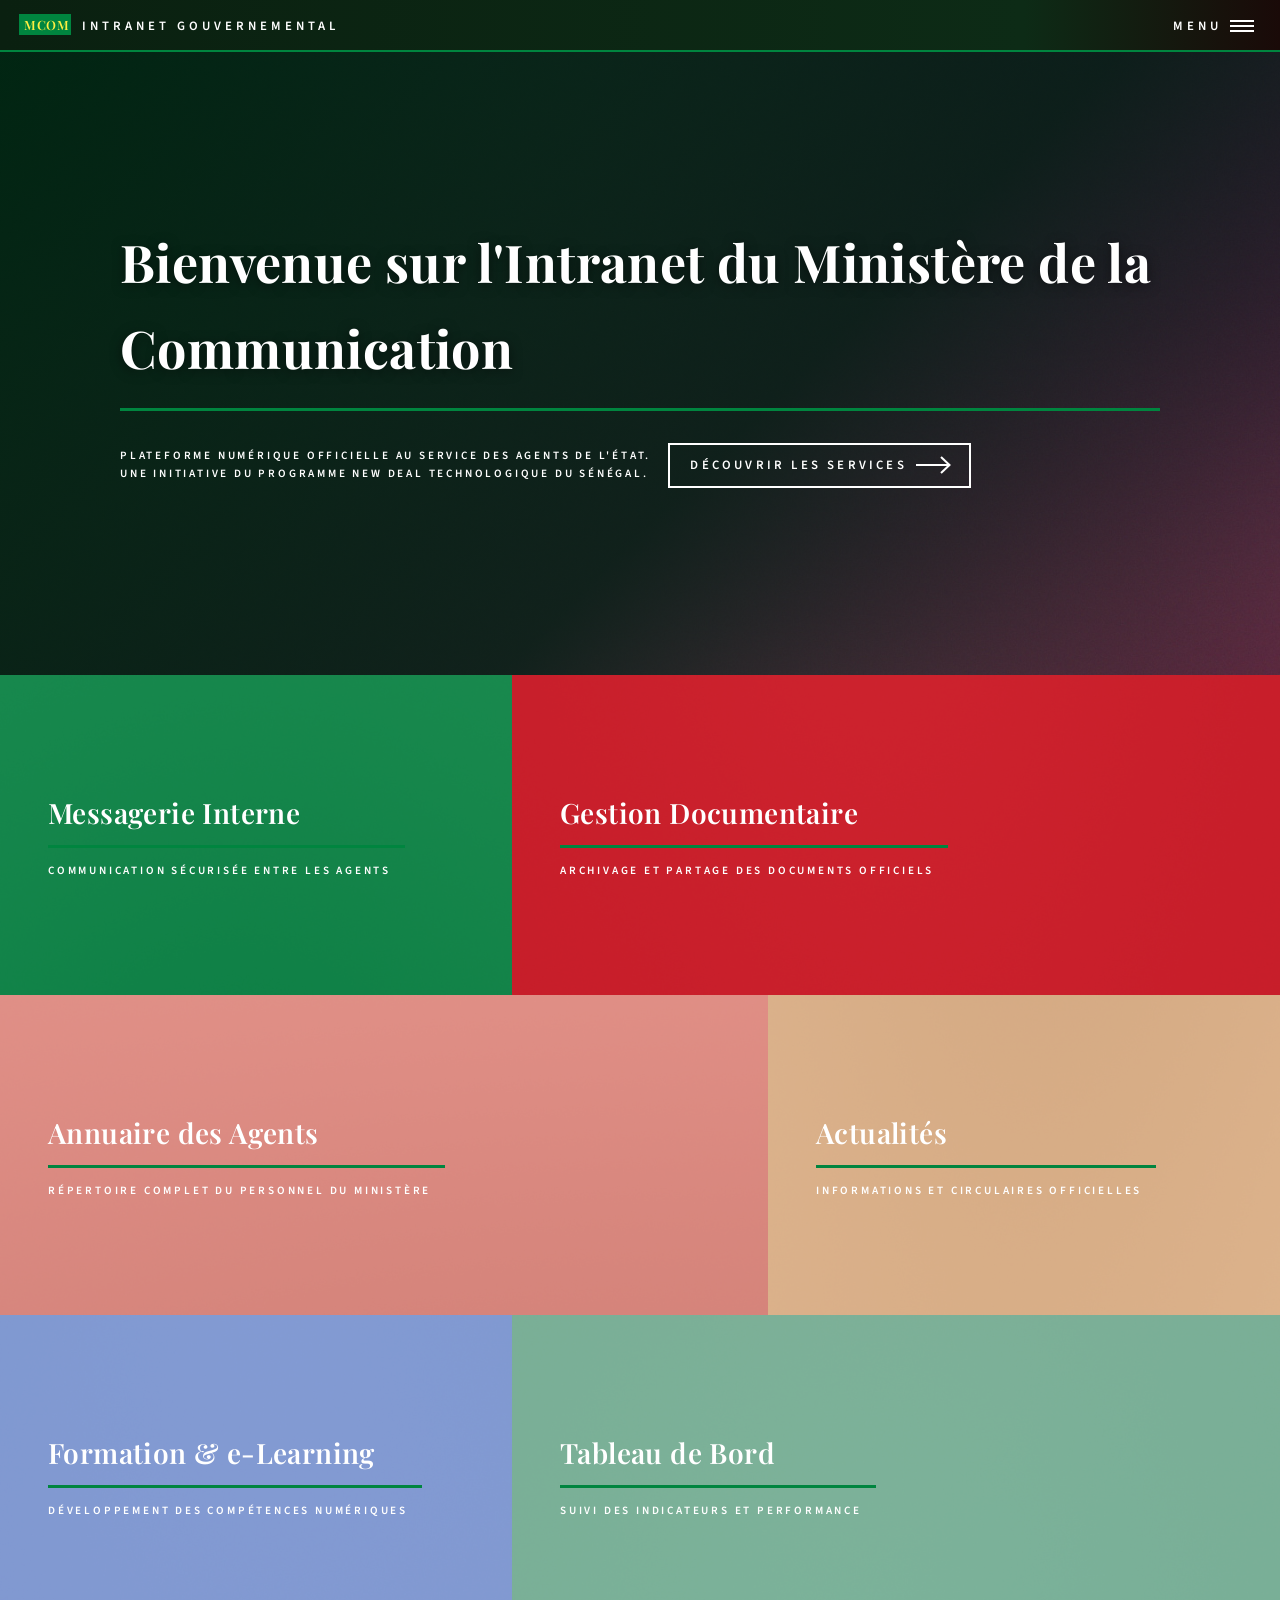
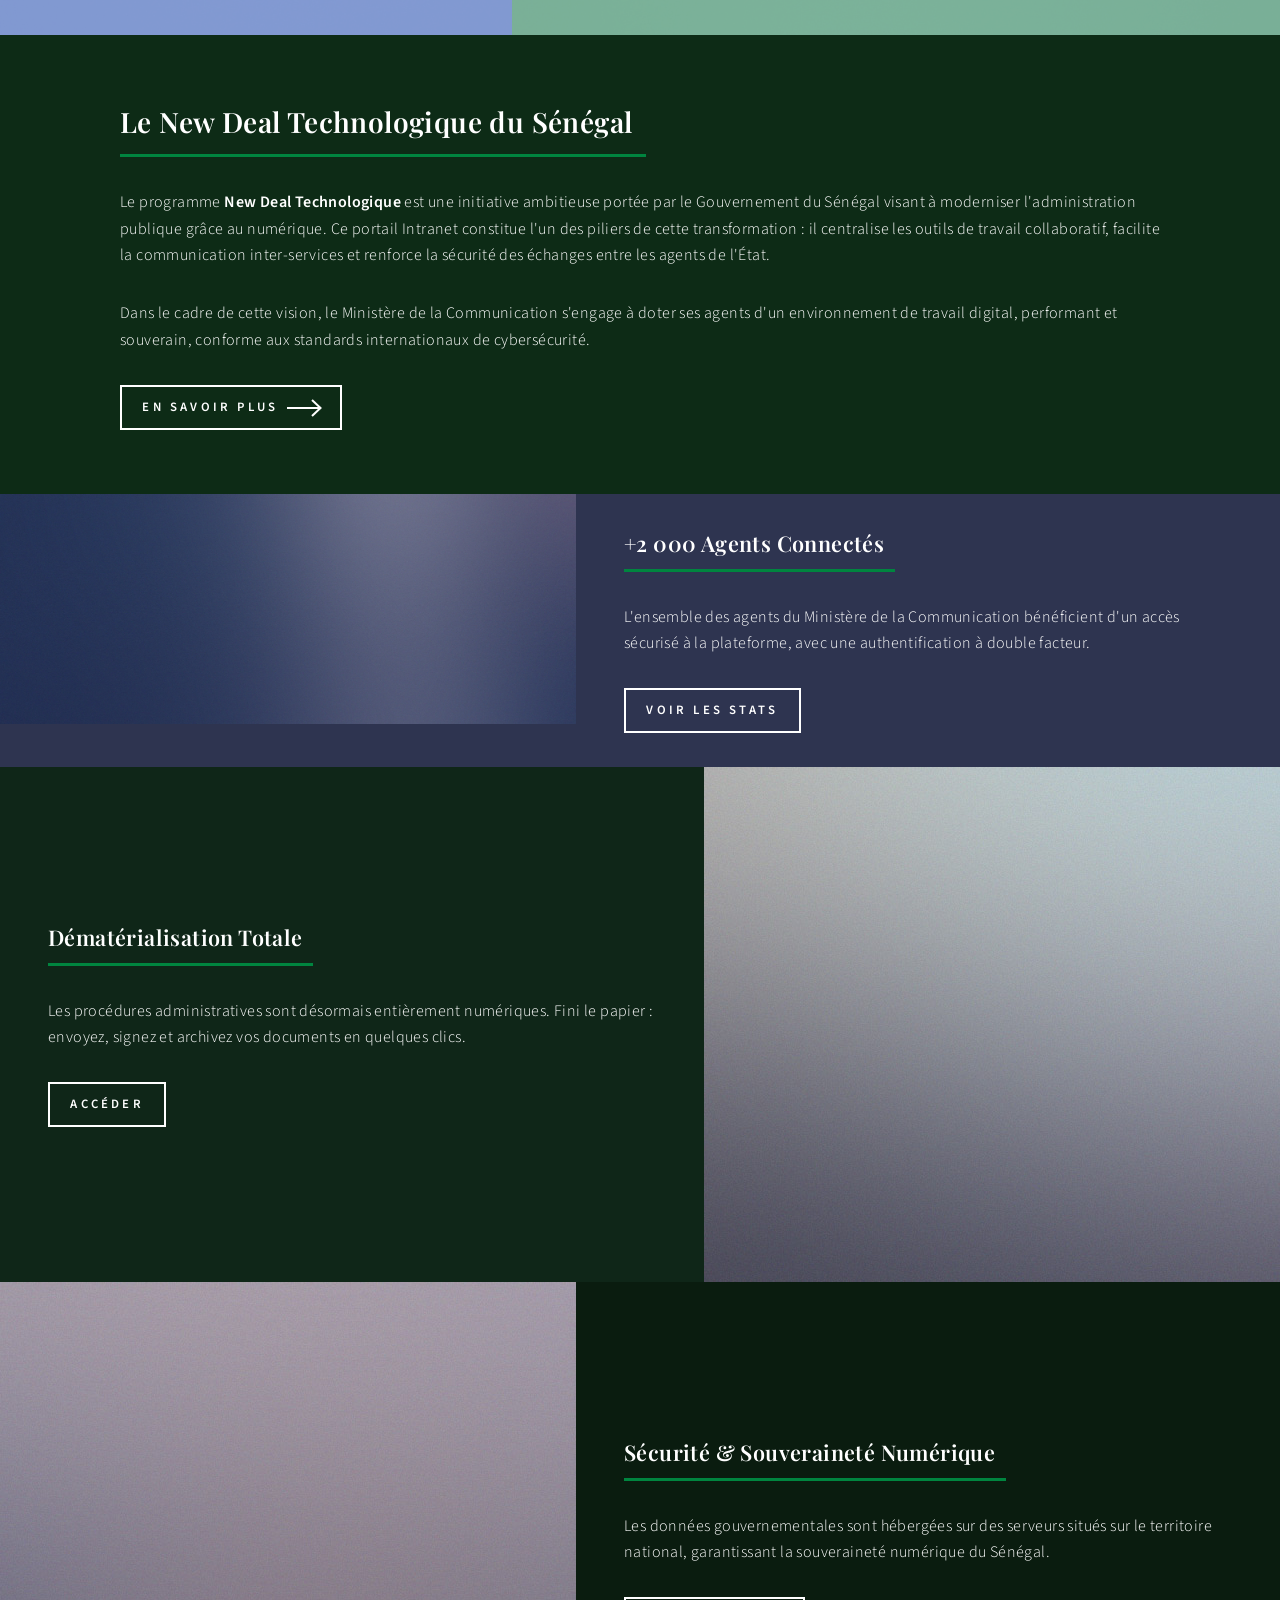
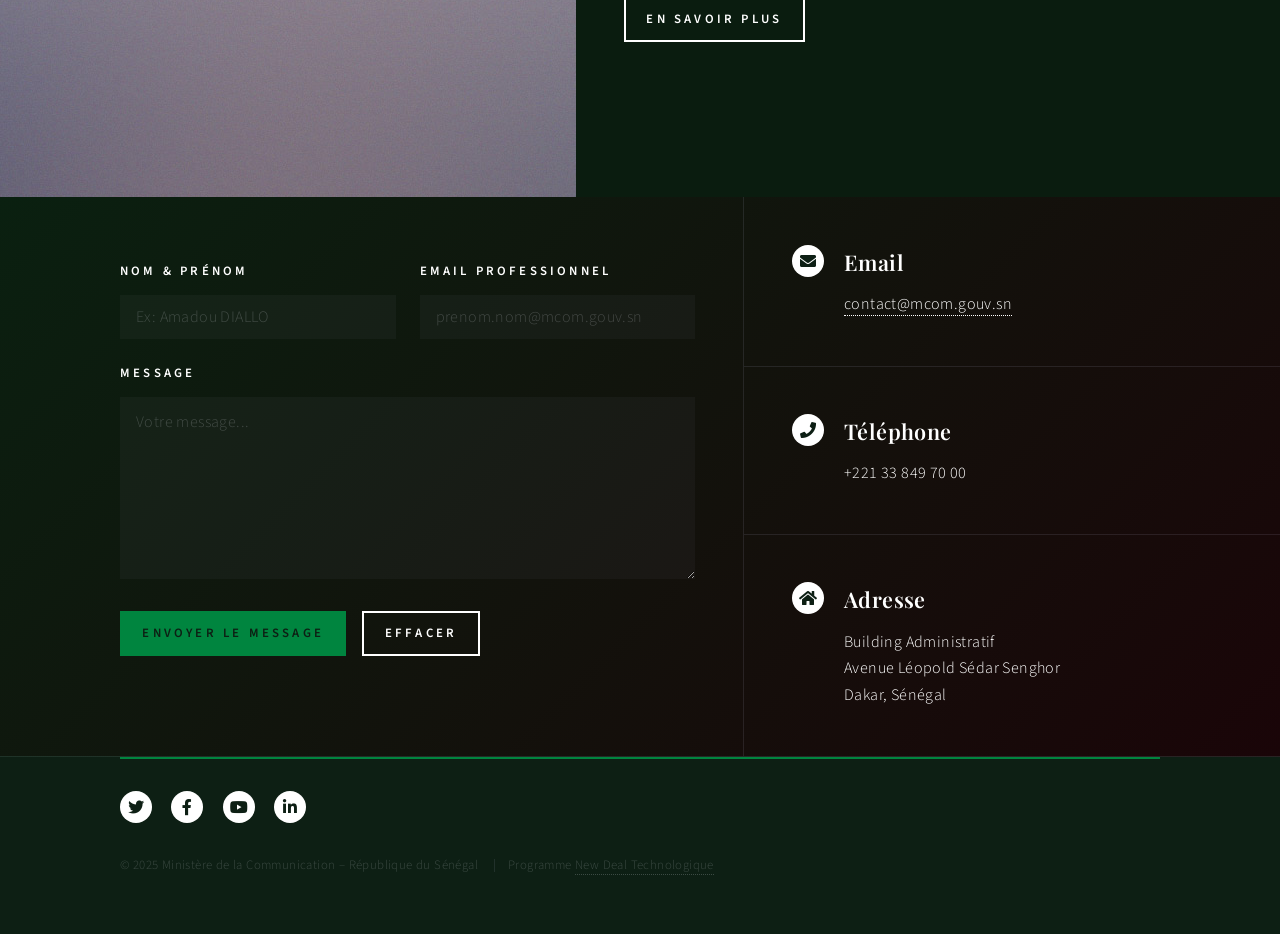
<file: index.html>
<!DOCTYPE HTML>
<!--
	Intranet Gouvernemental - Ministère de la Communication
	Basé sur le template Forty by HTML5 UP (html5up.net | @ajlkn)
	Adapté dans le cadre du New Deal Technologique du Sénégal
-->
<html lang="fr">
	<head>
		<title>Intranet | Ministère de la Communication – New Deal Technologique</title>
		<meta charset="utf-8" />
		<meta name="viewport" content="width=device-width, initial-scale=1, user-scalable=no" />
		<meta name="description" content="Intranet officiel du Ministère de la Communication du Sénégal – Programme New Deal Technologique" />
		<link rel="stylesheet" href="assets/css/main.css" />
		<noscript><link rel="stylesheet" href="assets/css/noscript.css" /></noscript>
	</head>
	<body class="is-preload">

		<!-- Wrapper -->
			<div id="wrapper">

				<!-- Header -->
					<header id="header" class="alt">
						<a href="index.html" class="logo">
							<strong>MCOM</strong>
							<span>Intranet Gouvernemental</span>
						</a>
						<nav>
							<a href="#menu">Menu</a>
						</nav>
					</header>

				<!-- Menu -->
					<nav id="menu">
						<ul class="links">
							<li><a href="index.html">Accueil</a></li>
							<li><a href="landing.html">Actualités</a></li>
							<li><a href="generic.html">À propos</a></li>
							<li><a href="elements.html">Ressources</a></li>
						</ul>
						<ul class="actions stacked">
							<li><a href="#" class="button primary fit">Accéder au portail</a></li>
							<li><a href="#" class="button fit">Se connecter</a></li>
						</ul>
					</nav>

				<!-- Banner -->
					<section id="banner" class="major">
						<div class="inner">
							<header class="major">
								<h1>Bienvenue sur l'Intranet du Ministère de la Communication</h1>
							</header>
							<div class="content">
								<p>Plateforme numérique officielle au service des agents de l'État.<br />
								Une initiative du programme <strong>New Deal Technologique du Sénégal</strong>.</p>
								<ul class="actions">
									<li><a href="#one" class="button next scrolly">Découvrir les services</a></li>
								</ul>
							</div>
						</div>
					</section>

				<!-- Main -->
					<div id="main">

						<!-- Section Services -->
							<section id="one" class="tiles">
								<article>
									<span class="image">
										<img src="images/pic01.jpg" alt="Messagerie interne" />
									</span>
									<header class="major">
										<h3><a href="landing.html" class="link">Messagerie Interne</a></h3>
										<p>Communication sécurisée entre les agents</p>
									</header>
								</article>
								<article>
									<span class="image">
										<img src="images/pic02.jpg" alt="Gestion documentaire" />
									</span>
									<header class="major">
										<h3><a href="landing.html" class="link">Gestion Documentaire</a></h3>
										<p>Archivage et partage des documents officiels</p>
									</header>
								</article>
								<article>
									<span class="image">
										<img src="images/pic03.jpg" alt="Annuaire des agents" />
									</span>
									<header class="major">
										<h3><a href="landing.html" class="link">Annuaire des Agents</a></h3>
										<p>Répertoire complet du personnel du ministère</p>
									</header>
								</article>
								<article>
									<span class="image">
										<img src="images/pic04.jpg" alt="Actualités ministérielles" />
									</span>
									<header class="major">
										<h3><a href="landing.html" class="link">Actualités</a></h3>
										<p>Informations et circulaires officielles</p>
									</header>
								</article>
								<article>
									<span class="image">
										<img src="images/pic05.jpg" alt="Formation et e-learning" />
									</span>
									<header class="major">
										<h3><a href="landing.html" class="link">Formation & e-Learning</a></h3>
										<p>Développement des compétences numériques</p>
									</header>
								</article>
								<article>
									<span class="image">
										<img src="images/pic06.jpg" alt="Tableau de bord" />
									</span>
									<header class="major">
										<h3><a href="landing.html" class="link">Tableau de Bord</a></h3>
										<p>Suivi des indicateurs et performance</p>
									</header>
								</article>
							</section>

						<!-- Section À propos du programme -->
							<section id="two">
								<div class="inner">
									<header class="major">
										<h2>Le New Deal Technologique du Sénégal</h2>
									</header>
									<p>
										Le programme <strong>New Deal Technologique</strong> est une initiative ambitieuse portée par le Gouvernement du Sénégal
										visant à moderniser l'administration publique grâce au numérique. Ce portail Intranet constitue l'un des piliers
										de cette transformation : il centralise les outils de travail collaboratif, facilite la communication inter-services
										et renforce la sécurité des échanges entre les agents de l'État.
									</p>
									<p>
										Dans le cadre de cette vision, le Ministère de la Communication s'engage à doter ses agents d'un environnement
										de travail digital, performant et souverain, conforme aux standards internationaux de cybersécurité.
									</p>
									<ul class="actions">
										<li><a href="landing.html" class="button next">En savoir plus</a></li>
									</ul>
								</div>
							</section>

						<!-- Section Chiffres clés -->
							<section id="three" class="spotlights">
								<section>
									<a href="landing.html" class="image">
										<img src="images/pic07.jpg" alt="Agents connectés" data-position="center center" />
									</a>
									<div class="content">
										<div class="inner">
											<header class="major">
												<h3>+2 000 Agents Connectés</h3>
											</header>
											<p>L'ensemble des agents du Ministère de la Communication bénéficient d'un accès sécurisé à la plateforme, avec une authentification à double facteur.</p>
											<ul class="actions">
												<li><a href="landing.html" class="button">Voir les stats</a></li>
											</ul>
										</div>
									</div>
								</section>
								<section>
									<a href="landing.html" class="image">
										<img src="images/pic08.jpg" alt="Documents dématérialisés" data-position="top center" />
									</a>
									<div class="content">
										<div class="inner">
											<header class="major">
												<h3>Dématérialisation Totale</h3>
											</header>
											<p>Les procédures administratives sont désormais entièrement numériques. Fini le papier : envoyez, signez et archivez vos documents en quelques clics.</p>
											<ul class="actions">
												<li><a href="landing.html" class="button">Accéder</a></li>
											</ul>
										</div>
									</div>
								</section>
								<section>
									<a href="landing.html" class="image">
										<img src="images/pic09.jpg" alt="Sécurité des données" data-position="25% 25%" />
									</a>
									<div class="content">
										<div class="inner">
											<header class="major">
												<h3>Sécurité & Souveraineté Numérique</h3>
											</header>
											<p>Les données gouvernementales sont hébergées sur des serveurs situés sur le territoire national, garantissant la souveraineté numérique du Sénégal.</p>
											<ul class="actions">
												<li><a href="landing.html" class="button">En savoir plus</a></li>
											</ul>
										</div>
									</div>
								</section>
							</section>

					</div>

				<!-- Contact -->
					<section id="contact">
						<div class="inner">
							<section>
								<form method="post" action="#">
									<div class="fields">
										<div class="field half">
											<label for="name">Nom & Prénom</label>
											<input type="text" name="name" id="name" placeholder="Ex: Amadou DIALLO" />
										</div>
										<div class="field half">
											<label for="email">Email professionnel</label>
											<input type="text" name="email" id="email" placeholder="prenom.nom@mcom.gouv.sn" />
										</div>
										<div class="field">
											<label for="message">Message</label>
											<textarea name="message" id="message" rows="6" placeholder="Votre message..."></textarea>
										</div>
									</div>
									<ul class="actions">
										<li><input type="submit" value="Envoyer le message" class="primary" /></li>
										<li><input type="reset" value="Effacer" /></li>
									</ul>
								</form>
							</section>
							<section class="split">
								<section>
									<div class="contact-method">
										<span class="icon solid alt fa-envelope"></span>
										<h3>Email</h3>
										<a href="mailto:contact@mcom.gouv.sn">contact@mcom.gouv.sn</a>
									</div>
								</section>
								<section>
									<div class="contact-method">
										<span class="icon solid alt fa-phone"></span>
										<h3>Téléphone</h3>
										<span>+221 33 849 70 00</span>
									</div>
								</section>
								<section>
									<div class="contact-method">
										<span class="icon solid alt fa-home"></span>
										<h3>Adresse</h3>
										<span>Building Administratif<br />
										Avenue Léopold Sédar Senghor<br />
										Dakar, Sénégal</span>
									</div>
								</section>
							</section>
						</div>
					</section>

				<!-- Footer -->
					<footer id="footer">
						<div class="inner">
							<ul class="icons">
								<li><a href="#" class="icon brands alt fa-twitter"><span class="label">Twitter</span></a></li>
								<li><a href="#" class="icon brands alt fa-facebook-f"><span class="label">Facebook</span></a></li>
								<li><a href="#" class="icon brands alt fa-youtube"><span class="label">YouTube</span></a></li>
								<li><a href="#" class="icon brands alt fa-linkedin-in"><span class="label">LinkedIn</span></a></li>
							</ul>
							<ul class="copyright">
								<li>&copy; 2025 Ministère de la Communication – République du Sénégal</li>
								<li>Programme <a href="https://www.newdealtechnologique.sn/" target="_blank">New Deal Technologique</a></li>
							</ul>
						</div>
					</footer>

			</div>

		<!-- Scripts -->
			<script src="assets/js/jquery.min.js"></script>
			<script src="assets/js/jquery.scrolly.min.js"></script>
			<script src="assets/js/jquery.scrollex.min.js"></script>
			<script src="assets/js/browser.min.js"></script>
			<script src="assets/js/breakpoints.min.js"></script>
			<script src="assets/js/util.js"></script>
			<script src="assets/js/main.js"></script>

	</body>
</html>
</file>
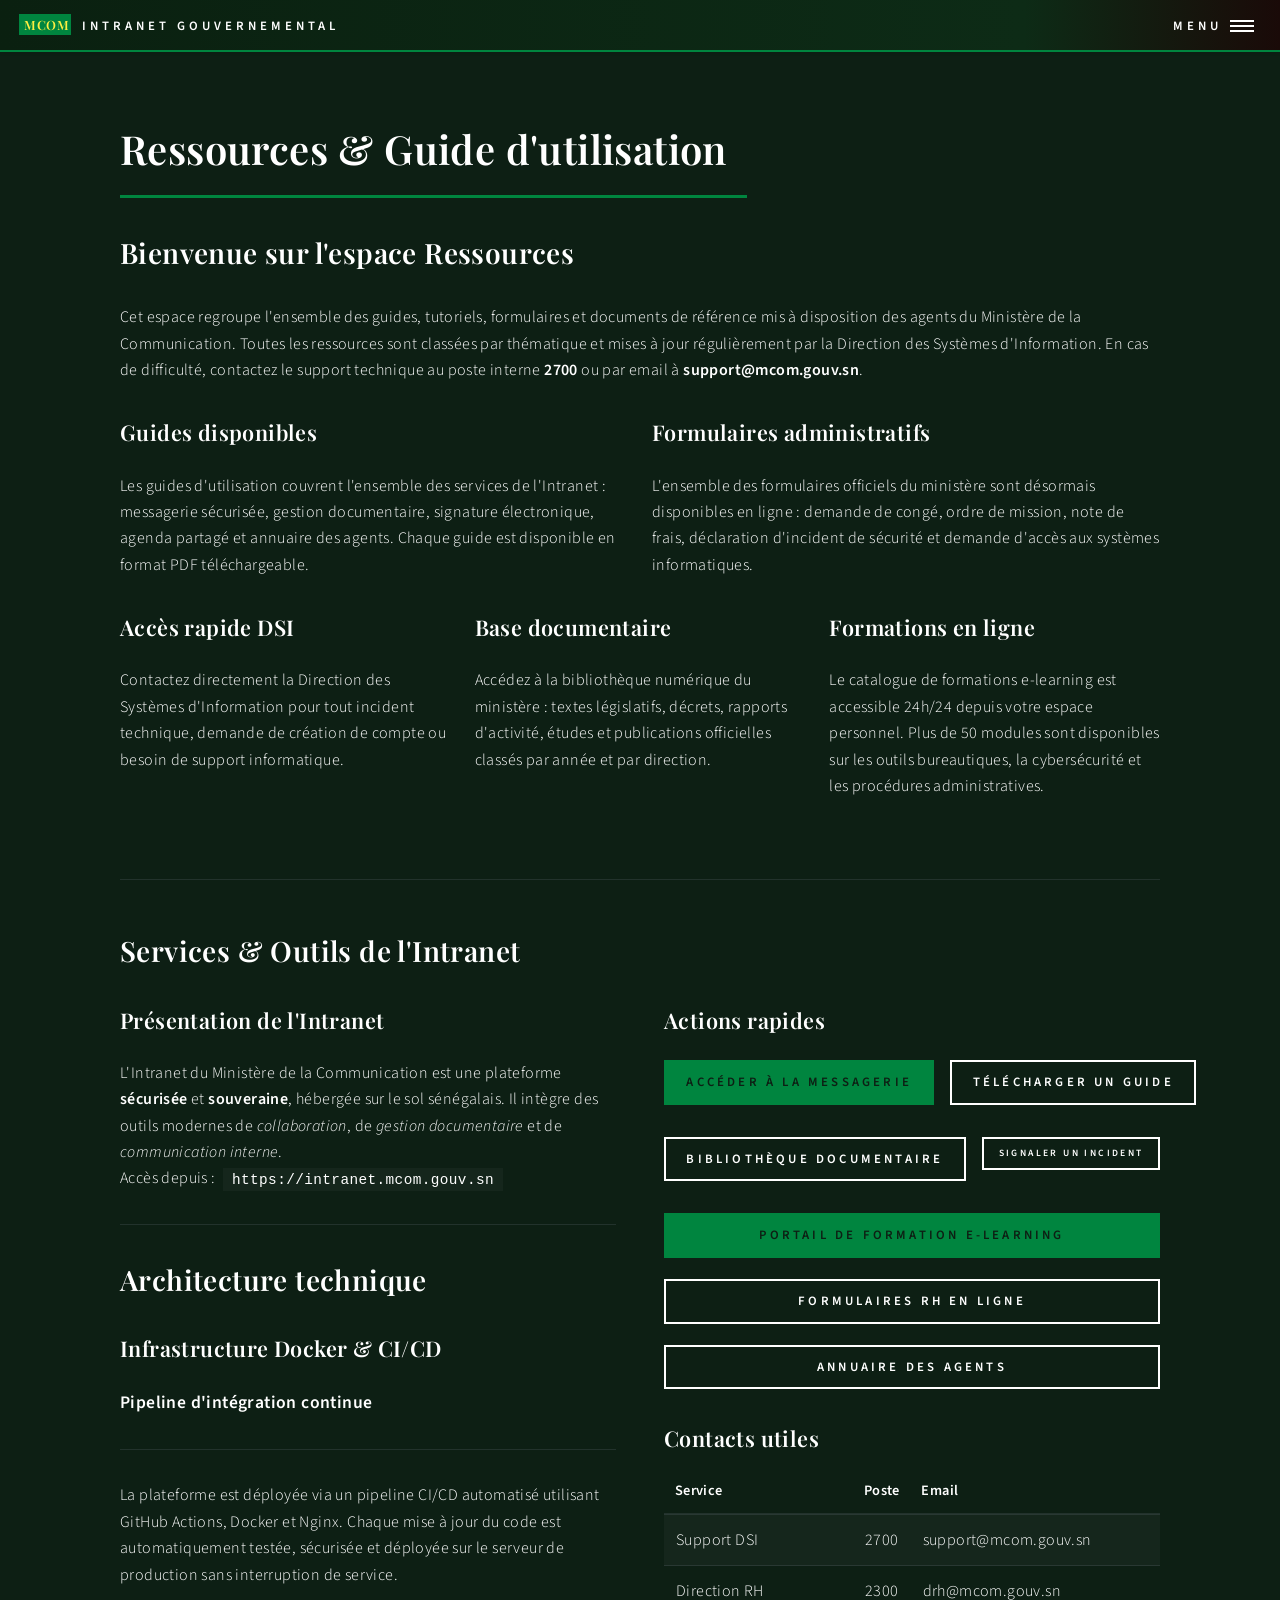
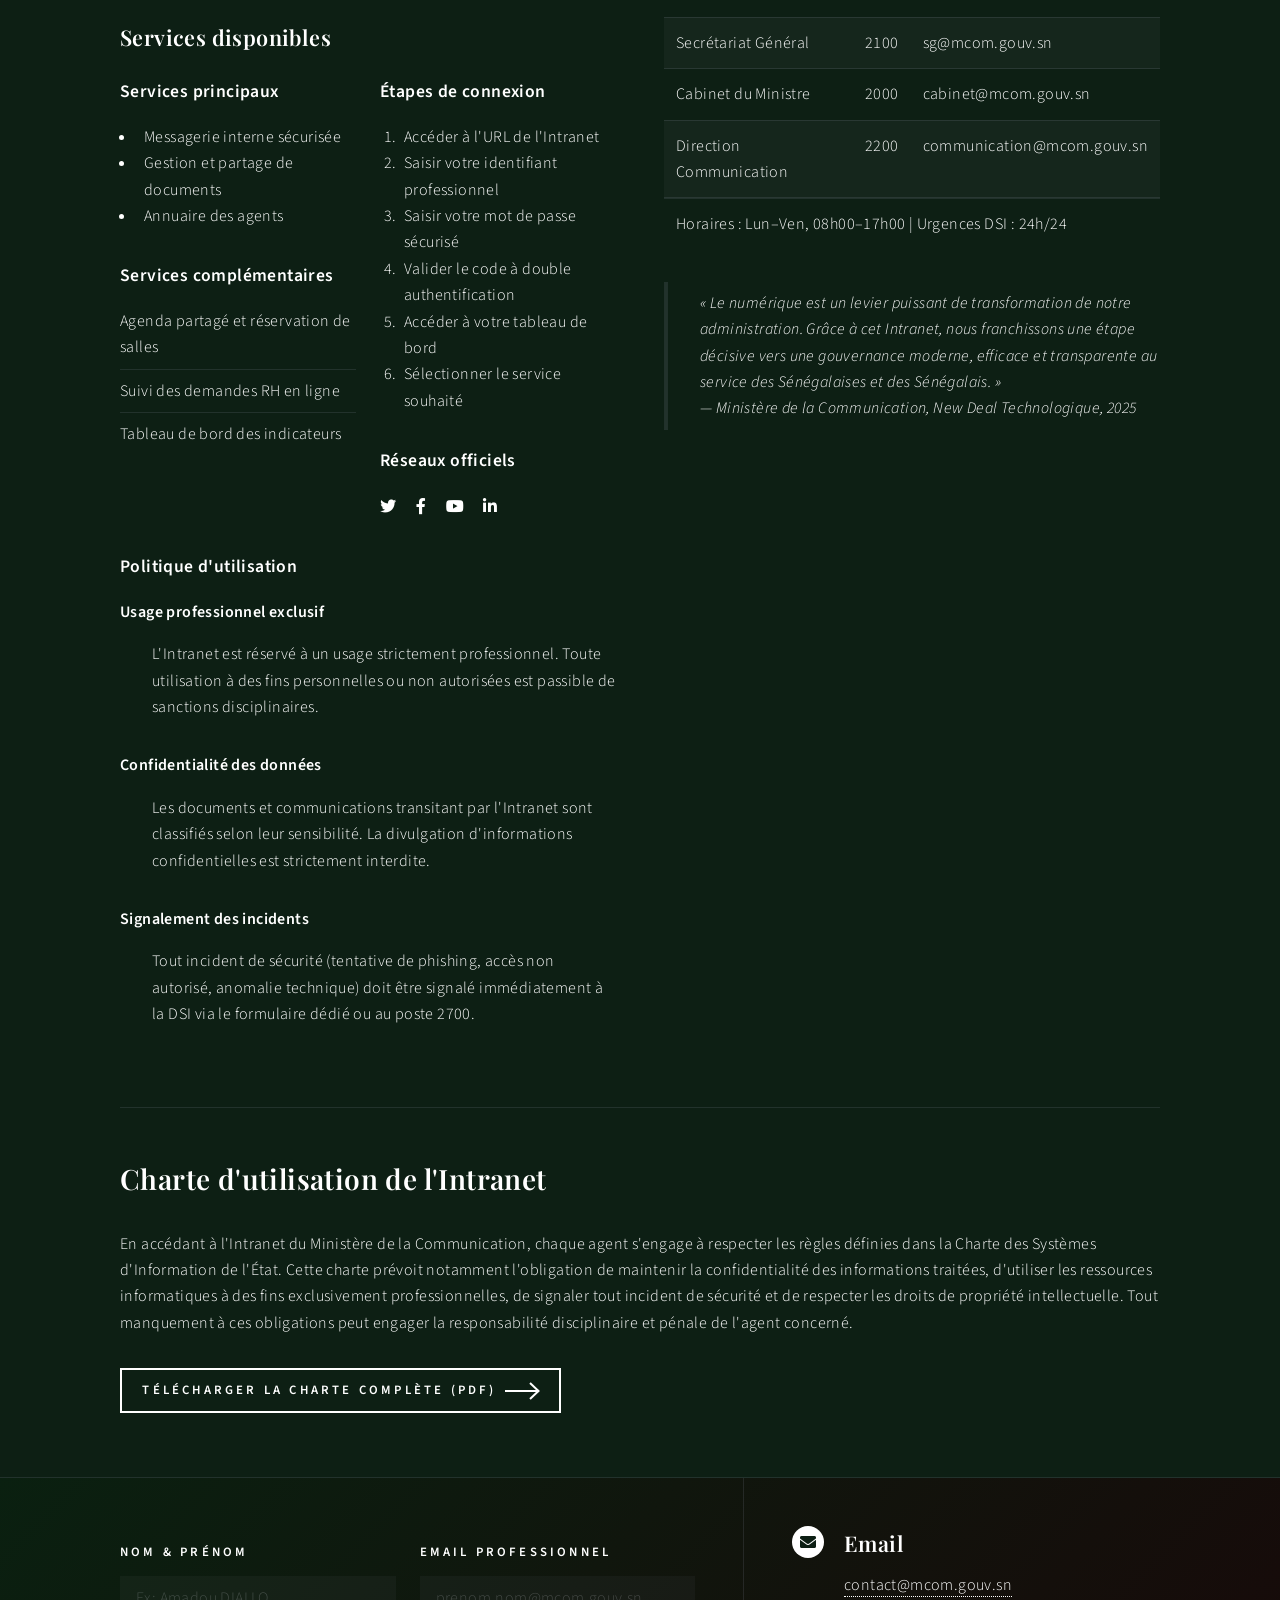
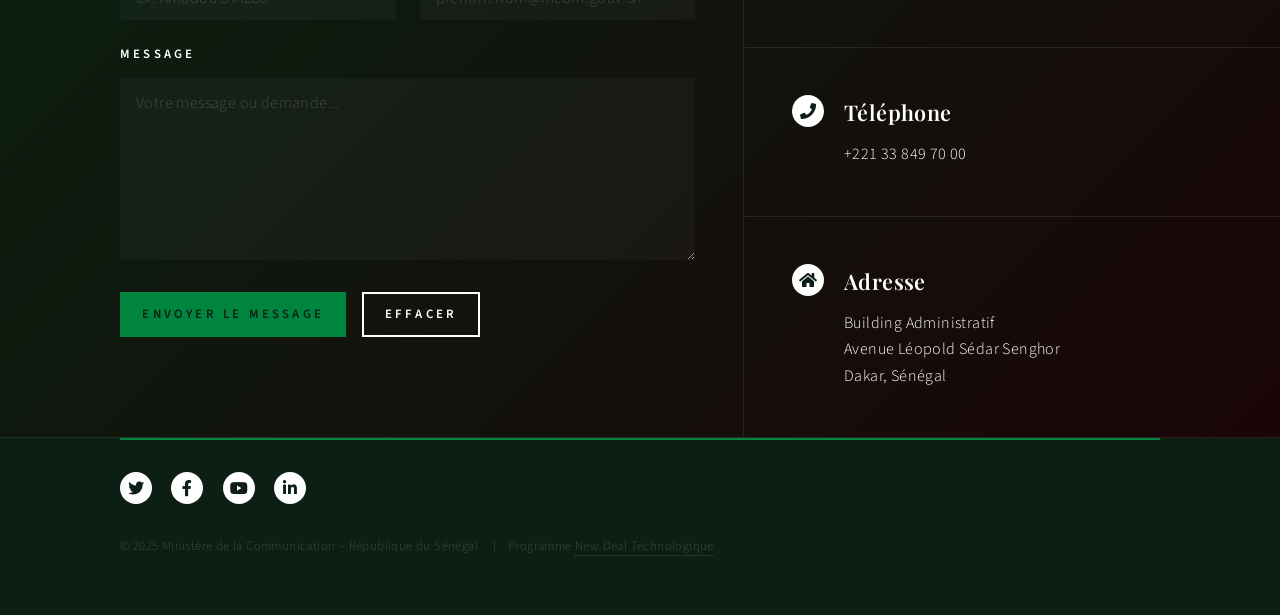
<file: elements.html>
<!DOCTYPE HTML>
<!--
	Intranet Gouvernemental - Ministère de la Communication
	Basé sur Forty by HTML5 UP | Adapté pour le New Deal Technologique du Sénégal
-->
<html lang="fr">
	<head>
		<title>Ressources | Intranet – Ministère de la Communication</title>
		<meta charset="utf-8" />
		<meta name="viewport" content="width=device-width, initial-scale=1, user-scalable=no" />
		<link rel="stylesheet" href="assets/css/main.css" />
		<noscript><link rel="stylesheet" href="assets/css/noscript.css" /></noscript>
	</head>
	<body class="is-preload">

		<!-- Wrapper -->
			<div id="wrapper">

				<!-- Header -->
					<header id="header">
						<a href="index.html" class="logo"><strong>MCOM</strong> <span>Intranet Gouvernemental</span></a>
						<nav>
							<a href="#menu">Menu</a>
						</nav>
					</header>

				<!-- Menu -->
					<nav id="menu">
						<ul class="links">
							<li><a href="index.html">Accueil</a></li>
							<li><a href="landing.html">Actualités</a></li>
							<li><a href="generic.html">À propos</a></li>
							<li><a href="elements.html">Ressources</a></li>
						</ul>
						<ul class="actions stacked">
							<li><a href="#" class="button primary fit">Accéder au portail</a></li>
							<li><a href="#" class="button fit">Se connecter</a></li>
						</ul>
					</nav>

				<!-- Main -->
					<div id="main" class="alt">
						<section id="one">
							<div class="inner">

								<header class="major">
									<h1>Ressources & Guide d'utilisation</h1>
								</header>

								<!-- Introduction -->
									<h2 id="introduction">Bienvenue sur l'espace Ressources</h2>
									<p>
										Cet espace regroupe l'ensemble des guides, tutoriels, formulaires et documents de référence
										mis à disposition des agents du Ministère de la Communication. Toutes les ressources sont
										classées par thématique et mises à jour régulièrement par la Direction des Systèmes d'Information.
										En cas de difficulté, contactez le support technique au poste interne <strong>2700</strong>
										ou par email à <strong>support@mcom.gouv.sn</strong>.
									</p>

									<div class="row">
										<div class="col-6 col-12-small">
											<h3>Guides disponibles</h3>
											<p>
												Les guides d'utilisation couvrent l'ensemble des services de l'Intranet : messagerie sécurisée,
												gestion documentaire, signature électronique, agenda partagé et annuaire des agents.
												Chaque guide est disponible en format PDF téléchargeable.
											</p>
										</div>
										<div class="col-6 col-12-small">
											<h3>Formulaires administratifs</h3>
											<p>
												L'ensemble des formulaires officiels du ministère sont désormais disponibles en ligne :
												demande de congé, ordre de mission, note de frais, déclaration d'incident de sécurité
												et demande d'accès aux systèmes informatiques.
											</p>
										</div>
										<div class="col-4 col-12-medium">
											<h3>Accès rapide DSI</h3>
											<p>
												Contactez directement la Direction des Systèmes d'Information pour tout incident technique,
												demande de création de compte ou besoin de support informatique.
											</p>
										</div>
										<div class="col-4 col-12-medium">
											<h3>Base documentaire</h3>
											<p>
												Accédez à la bibliothèque numérique du ministère : textes législatifs, décrets,
												rapports d'activité, études et publications officielles classés par année et par direction.
											</p>
										</div>
										<div class="col-4 col-12-medium">
											<h3>Formations en ligne</h3>
											<p>
												Le catalogue de formations e-learning est accessible 24h/24 depuis votre espace personnel.
												Plus de 50 modules sont disponibles sur les outils bureautiques, la cybersécurité
												et les procédures administratives.
											</p>
										</div>
									</div>

								<hr class="major" />

								<!-- Services & Outils -->
									<h2 id="services">Services & Outils de l'Intranet</h2>
									<div class="row gtr-200">
										<div class="col-6 col-12-medium">

											<!-- Présentation textuelle -->
												<h3>Présentation de l'Intranet</h3>
												<p>
													L'Intranet du Ministère de la Communication est une plateforme <strong>sécurisée</strong>
													et <strong>souveraine</strong>, hébergée sur le sol sénégalais.
													Il intègre des outils modernes de <em>collaboration</em>, de <em>gestion documentaire</em>
													et de <em>communication interne</em>.<br />
													Accès depuis : <code>https://intranet.mcom.gouv.sn</code>
												</p>
												<hr />
												<h2>Architecture technique</h2>
												<h3>Infrastructure Docker & CI/CD</h3>
												<h4>Pipeline d'intégration continue</h4>
												<hr />
												<p>
													La plateforme est déployée via un pipeline CI/CD automatisé utilisant GitHub Actions,
													Docker et Nginx. Chaque mise à jour du code est automatiquement testée, sécurisée
													et déployée sur le serveur de production sans interruption de service.
												</p>

											<!-- Listes pratiques -->
												<h3>Services disponibles</h3>
												<div class="row">
													<div class="col-6 col-12-small">
														<h4>Services principaux</h4>
														<ul>
															<li>Messagerie interne sécurisée</li>
															<li>Gestion et partage de documents</li>
															<li>Annuaire des agents</li>
														</ul>

														<h4>Services complémentaires</h4>
														<ul class="alt">
															<li>Agenda partagé et réservation de salles</li>
															<li>Suivi des demandes RH en ligne</li>
															<li>Tableau de bord des indicateurs</li>
														</ul>
													</div>
													<div class="col-6 col-12-small">
														<h4>Étapes de connexion</h4>
														<ol>
															<li>Accéder à l'URL de l'Intranet</li>
															<li>Saisir votre identifiant professionnel</li>
															<li>Saisir votre mot de passe sécurisé</li>
															<li>Valider le code à double authentification</li>
															<li>Accéder à votre tableau de bord</li>
															<li>Sélectionner le service souhaité</li>
														</ol>

														<h4>Réseaux officiels</h4>
														<ul class="icons">
															<li><a href="#" class="icon brands fa-twitter"><span class="label">Twitter</span></a></li>
															<li><a href="#" class="icon brands fa-facebook-f"><span class="label">Facebook</span></a></li>
															<li><a href="#" class="icon brands fa-youtube"><span class="label">YouTube</span></a></li>
															<li><a href="#" class="icon brands fa-linkedin-in"><span class="label">LinkedIn</span></a></li>
														</ul>
													</div>
												</div>

												<h4>Politique d'utilisation</h4>
												<dl>
													<dt>Usage professionnel exclusif</dt>
													<dd>
														<p>L'Intranet est réservé à un usage strictement professionnel. Toute utilisation à des fins
														personnelles ou non autorisées est passible de sanctions disciplinaires.</p>
													</dd>
													<dt>Confidentialité des données</dt>
													<dd>
														<p>Les documents et communications transitant par l'Intranet sont classifiés selon leur sensibilité.
														La divulgation d'informations confidentielles est strictement interdite.</p>
													</dd>
													<dt>Signalement des incidents</dt>
													<dd>
														<p>Tout incident de sécurité (tentative de phishing, accès non autorisé, anomalie technique)
														doit être signalé immédiatement à la DSI via le formulaire dédié ou au poste 2700.</p>
													</dd>
												</dl>

										</div>
										<div class="col-6 col-12-medium">

											<!-- Boutons d'action -->
												<h3>Actions rapides</h3>
												<ul class="actions">
													<li><a href="#" class="button primary">Accéder à la messagerie</a></li>
													<li><a href="#" class="button">Télécharger un guide</a></li>
												</ul>
												<ul class="actions">
													<li><a href="#" class="button">Bibliothèque documentaire</a></li>
													<li><a href="#" class="button small">Signaler un incident</a></li>
												</ul>
												<ul class="actions stacked">
													<li><a href="#" class="button primary fit">Portail de formation e-learning</a></li>
													<li><a href="#" class="button fit">Formulaires RH en ligne</a></li>
													<li><a href="#" class="button fit">Annuaire des agents</a></li>
												</ul>

											<!-- Tableau des contacts utiles -->
												<h3>Contacts utiles</h3>
												<div class="table-wrapper">
													<table>
														<thead>
															<tr>
																<th>Service</th>
																<th>Poste</th>
																<th>Email</th>
															</tr>
														</thead>
														<tbody>
															<tr>
																<td>Support DSI</td>
																<td>2700</td>
																<td>support@mcom.gouv.sn</td>
															</tr>
															<tr>
																<td>Direction RH</td>
																<td>2300</td>
																<td>drh@mcom.gouv.sn</td>
															</tr>
															<tr>
																<td>Secrétariat Général</td>
																<td>2100</td>
																<td>sg@mcom.gouv.sn</td>
															</tr>
															<tr>
																<td>Cabinet du Ministre</td>
																<td>2000</td>
																<td>cabinet@mcom.gouv.sn</td>
															</tr>
															<tr>
																<td>Direction Communication</td>
																<td>2200</td>
																<td>communication@mcom.gouv.sn</td>
															</tr>
														</tbody>
														<tfoot>
															<tr>
																<td colspan="3">Horaires : Lun–Ven, 08h00–17h00 | Urgences DSI : 24h/24</td>
															</tr>
														</tfoot>
													</table>
												</div>

											<!-- Citation officielle -->
												<blockquote>
													« Le numérique est un levier puissant de transformation de notre administration.
													Grâce à cet Intranet, nous franchissons une étape décisive vers une gouvernance
													moderne, efficace et transparente au service des Sénégalaises et des Sénégalais. »
													<br/><em>— Ministère de la Communication, New Deal Technologique, 2025</em>
												</blockquote>

										</div>
									</div>

								<hr class="major" />

								<!-- Charte d'utilisation -->
									<h2 id="charte">Charte d'utilisation de l'Intranet</h2>
									<p>
										En accédant à l'Intranet du Ministère de la Communication, chaque agent s'engage à respecter
										les règles définies dans la Charte des Systèmes d'Information de l'État. Cette charte prévoit
										notamment l'obligation de maintenir la confidentialité des informations traitées, d'utiliser
										les ressources informatiques à des fins exclusivement professionnelles, de signaler tout
										incident de sécurité et de respecter les droits de propriété intellectuelle.
										Tout manquement à ces obligations peut engager la responsabilité disciplinaire et pénale de l'agent concerné.
									</p>
									<ul class="actions">
										<li><a href="#" class="button next">Télécharger la Charte complète (PDF)</a></li>
									</ul>

							</div>
						</section>
					</div>

				<!-- Contact -->
					<section id="contact">
						<div class="inner">
							<section>
								<form method="post" action="#">
									<div class="fields">
										<div class="field half">
											<label for="name">Nom & Prénom</label>
											<input type="text" name="name" id="name" placeholder="Ex: Amadou DIALLO" />
										</div>
										<div class="field half">
											<label for="email">Email professionnel</label>
											<input type="text" name="email" id="email" placeholder="prenom.nom@mcom.gouv.sn" />
										</div>
										<div class="field">
											<label for="message">Message</label>
											<textarea name="message" id="message" rows="6" placeholder="Votre message ou demande..."></textarea>
										</div>
									</div>
									<ul class="actions">
										<li><input type="submit" value="Envoyer le message" class="primary" /></li>
										<li><input type="reset" value="Effacer" /></li>
									</ul>
								</form>
							</section>
							<section class="split">
								<section>
									<div class="contact-method">
										<span class="icon solid alt fa-envelope"></span>
										<h3>Email</h3>
										<a href="mailto:contact@mcom.gouv.sn">contact@mcom.gouv.sn</a>
									</div>
								</section>
								<section>
									<div class="contact-method">
										<span class="icon solid alt fa-phone"></span>
										<h3>Téléphone</h3>
										<span>+221 33 849 70 00</span>
									</div>
								</section>
								<section>
									<div class="contact-method">
										<span class="icon solid alt fa-home"></span>
										<h3>Adresse</h3>
										<span>Building Administratif<br />
										Avenue Léopold Sédar Senghor<br />
										Dakar, Sénégal</span>
									</div>
								</section>
							</section>
						</div>
					</section>

				<!-- Footer -->
					<footer id="footer">
						<div class="inner">
							<ul class="icons">
								<li><a href="#" class="icon brands alt fa-twitter"><span class="label">Twitter</span></a></li>
								<li><a href="#" class="icon brands alt fa-facebook-f"><span class="label">Facebook</span></a></li>
								<li><a href="#" class="icon brands alt fa-youtube"><span class="label">YouTube</span></a></li>
								<li><a href="#" class="icon brands alt fa-linkedin-in"><span class="label">LinkedIn</span></a></li>
							</ul>
							<ul class="copyright">
								<li>&copy; 2025 Ministère de la Communication – République du Sénégal</li>
								<li>Programme <a href="https://www.newdealtechnologique.sn/" target="_blank">New Deal Technologique</a></li>
							</ul>
						</div>
					</footer>

			</div>

		<!-- Scripts -->
			<script src="assets/js/jquery.min.js"></script>
			<script src="assets/js/jquery.scrolly.min.js"></script>
			<script src="assets/js/jquery.scrollex.min.js"></script>
			<script src="assets/js/browser.min.js"></script>
			<script src="assets/js/breakpoints.min.js"></script>
			<script src="assets/js/util.js"></script>
			<script src="assets/js/main.js"></script>

	</body>
</html>
</file>
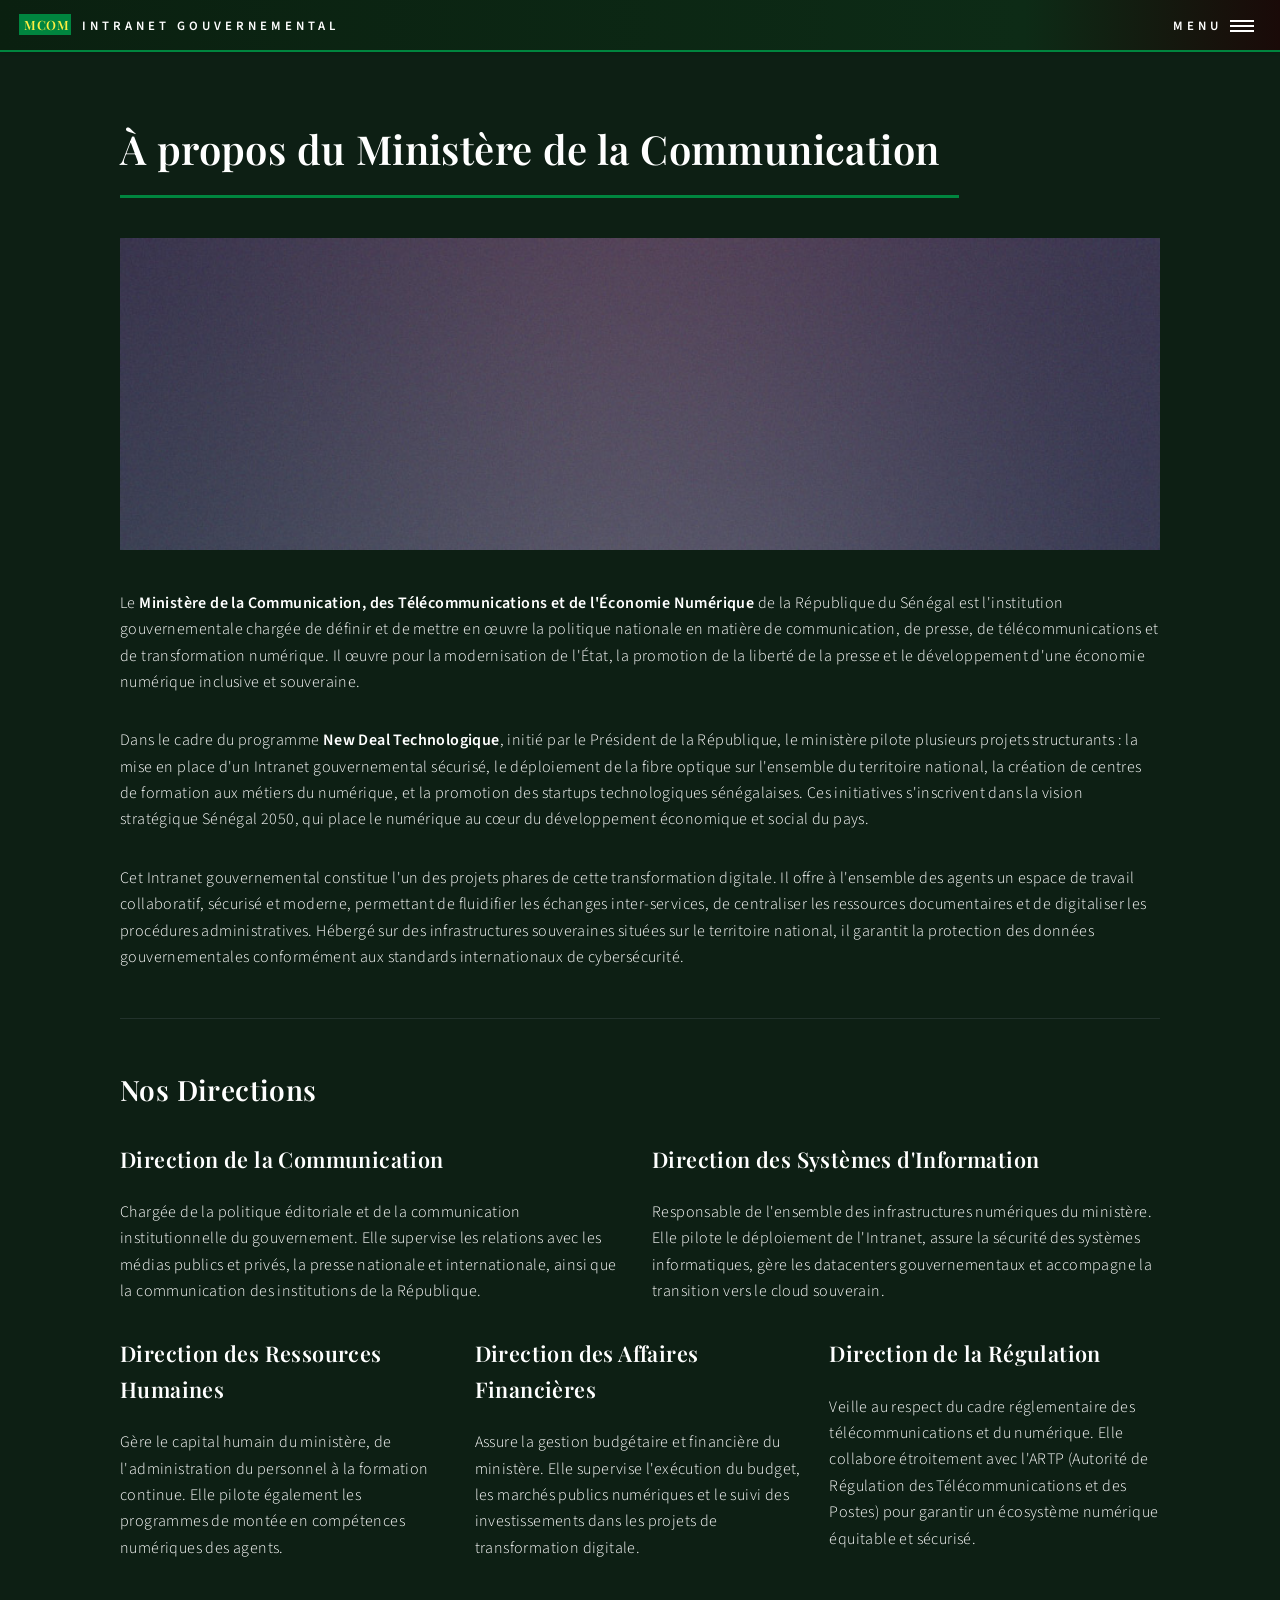
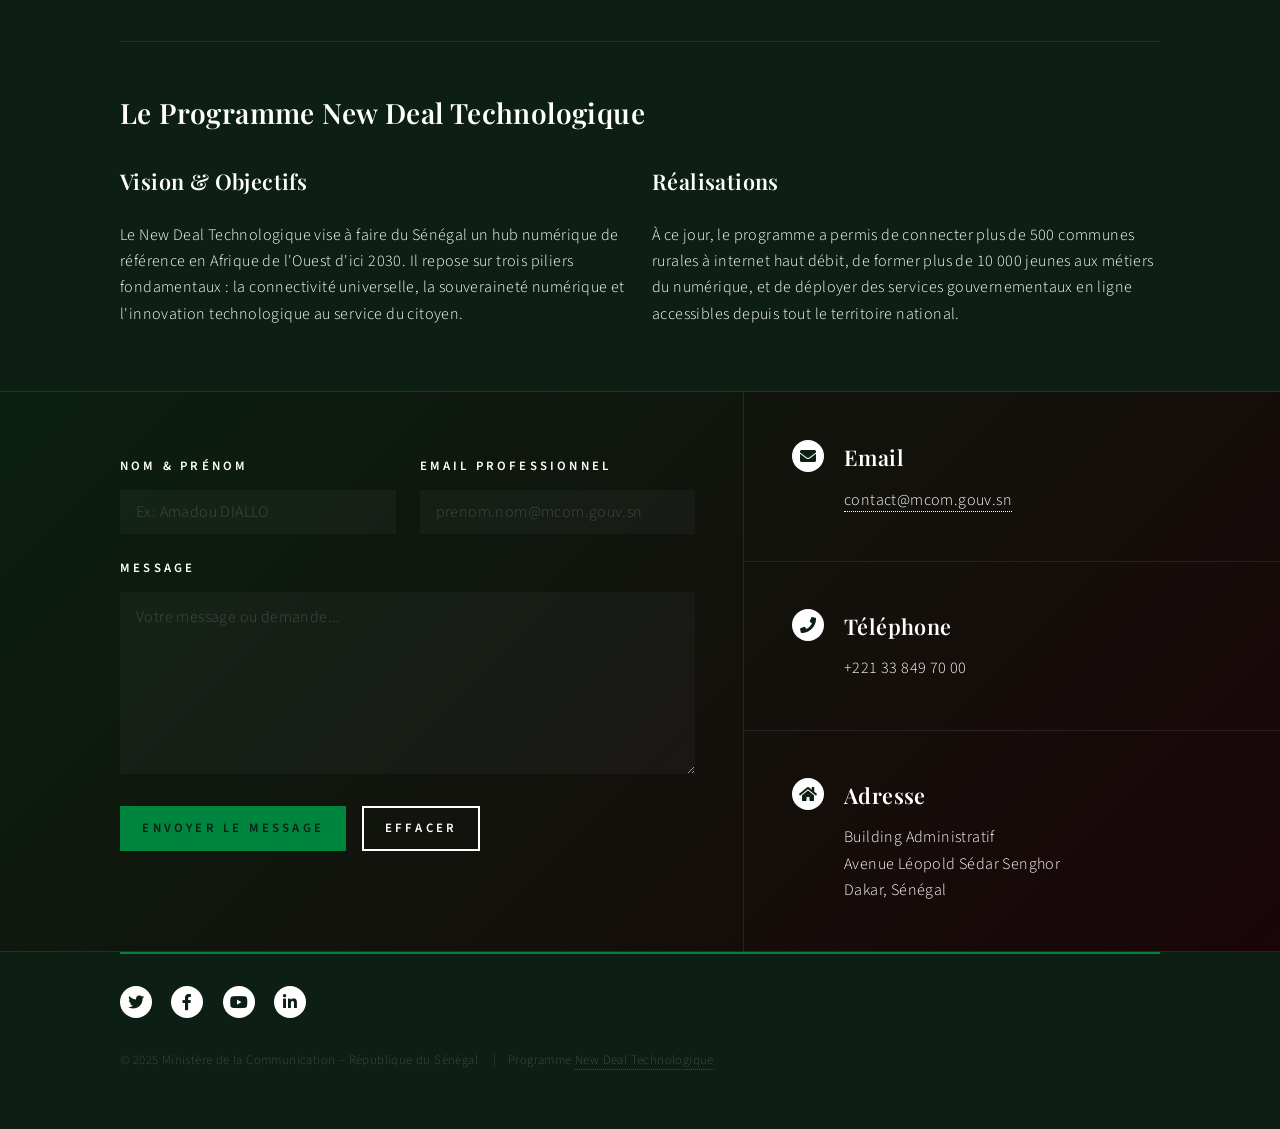
<file: generic.html>
<!DOCTYPE HTML>
<!--
	Intranet Gouvernemental - Ministère de la Communication
	Basé sur Forty by HTML5 UP | Adapté pour le New Deal Technologique du Sénégal
-->
<html lang="fr">
	<head>
		<title>À propos | Intranet – Ministère de la Communication</title>
		<meta charset="utf-8" />
		<meta name="viewport" content="width=device-width, initial-scale=1, user-scalable=no" />
		<link rel="stylesheet" href="assets/css/main.css" />
		<noscript><link rel="stylesheet" href="assets/css/noscript.css" /></noscript>
	</head>
	<body class="is-preload">

		<!-- Wrapper -->
			<div id="wrapper">

				<!-- Header -->
					<header id="header">
						<a href="index.html" class="logo"><strong>MCOM</strong> <span>Intranet Gouvernemental</span></a>
						<nav>
							<a href="#menu">Menu</a>
						</nav>
					</header>

				<!-- Menu -->
					<nav id="menu">
						<ul class="links">
							<li><a href="index.html">Accueil</a></li>
							<li><a href="landing.html">Actualités</a></li>
							<li><a href="generic.html">À propos</a></li>
							<li><a href="elements.html">Ressources</a></li>
						</ul>
						<ul class="actions stacked">
							<li><a href="#" class="button primary fit">Accéder au portail</a></li>
							<li><a href="#" class="button fit">Se connecter</a></li>
						</ul>
					</nav>

				<!-- Main -->
					<div id="main" class="alt">

						<!-- Contenu principal -->
							<section id="one">
								<div class="inner">
									<header class="major">
										<h1>À propos du Ministère de la Communication</h1>
									</header>
									<span class="image main"><img src="images/pic11.jpg" alt="Ministère de la Communication du Sénégal" /></span>

									<p>
										Le <strong>Ministère de la Communication, des Télécommunications et de l'Économie Numérique</strong>
										de la République du Sénégal est l'institution gouvernementale chargée de définir et de mettre en œuvre
										la politique nationale en matière de communication, de presse, de télécommunications et de transformation
										numérique. Il œuvre pour la modernisation de l'État, la promotion de la liberté de la presse et le
										développement d'une économie numérique inclusive et souveraine.
									</p>

									<p>
										Dans le cadre du programme <strong>New Deal Technologique</strong>, initié par le Président de la République,
										le ministère pilote plusieurs projets structurants : la mise en place d'un Intranet gouvernemental sécurisé,
										le déploiement de la fibre optique sur l'ensemble du territoire national, la création de centres de
										formation aux métiers du numérique, et la promotion des startups technologiques sénégalaises.
										Ces initiatives s'inscrivent dans la vision stratégique Sénégal 2050, qui place le numérique
										au cœur du développement économique et social du pays.
									</p>

									<p>
										Cet Intranet gouvernemental constitue l'un des projets phares de cette transformation digitale.
										Il offre à l'ensemble des agents un espace de travail collaboratif, sécurisé et moderne,
										permettant de fluidifier les échanges inter-services, de centraliser les ressources documentaires
										et de digitaliser les procédures administratives. Hébergé sur des infrastructures souveraines
										situées sur le territoire national, il garantit la protection des données gouvernementales
										conformément aux standards internationaux de cybersécurité.
									</p>

									<hr class="major" />

									<h2>Nos Directions</h2>

									<div class="row">
										<div class="col-6 col-12-small">
											<h3>Direction de la Communication</h3>
											<p>
												Chargée de la politique éditoriale et de la communication institutionnelle du gouvernement.
												Elle supervise les relations avec les médias publics et privés, la presse nationale
												et internationale, ainsi que la communication des institutions de la République.
											</p>
										</div>
										<div class="col-6 col-12-small">
											<h3>Direction des Systèmes d'Information</h3>
											<p>
												Responsable de l'ensemble des infrastructures numériques du ministère. Elle pilote
												le déploiement de l'Intranet, assure la sécurité des systèmes informatiques,
												gère les datacenters gouvernementaux et accompagne la transition vers le cloud souverain.
											</p>
										</div>
										<div class="col-4 col-12-medium">
											<h3>Direction des Ressources Humaines</h3>
											<p>
												Gère le capital humain du ministère, de l'administration du personnel à la formation continue.
												Elle pilote également les programmes de montée en compétences numériques des agents.
											</p>
										</div>
										<div class="col-4 col-12-medium">
											<h3>Direction des Affaires Financières</h3>
											<p>
												Assure la gestion budgétaire et financière du ministère. Elle supervise l'exécution
												du budget, les marchés publics numériques et le suivi des investissements dans
												les projets de transformation digitale.
											</p>
										</div>
										<div class="col-4 col-12-medium">
											<h3>Direction de la Régulation</h3>
											<p>
												Veille au respect du cadre réglementaire des télécommunications et du numérique.
												Elle collabore étroitement avec l'ARTP (Autorité de Régulation des Télécommunications
												et des Postes) pour garantir un écosystème numérique équitable et sécurisé.
											</p>
										</div>
									</div>

									<hr class="major" />

									<h2>Le Programme New Deal Technologique</h2>

									<div class="row">
										<div class="col-6 col-12-small">
											<h3>Vision & Objectifs</h3>
											<p>
												Le New Deal Technologique vise à faire du Sénégal un hub numérique de référence en Afrique
												de l'Ouest d'ici 2030. Il repose sur trois piliers fondamentaux : la connectivité universelle,
												la souveraineté numérique et l'innovation technologique au service du citoyen.
											</p>
										</div>
										<div class="col-6 col-12-small">
											<h3>Réalisations</h3>
											<p>
												À ce jour, le programme a permis de connecter plus de 500 communes rurales à internet haut débit,
												de former plus de 10 000 jeunes aux métiers du numérique, et de déployer des services
												gouvernementaux en ligne accessibles depuis tout le territoire national.
											</p>
										</div>
									</div>

								</div>
							</section>

					</div>

				<!-- Contact -->
					<section id="contact">
						<div class="inner">
							<section>
								<form method="post" action="#">
									<div class="fields">
										<div class="field half">
											<label for="name">Nom & Prénom</label>
											<input type="text" name="name" id="name" placeholder="Ex: Amadou DIALLO" />
										</div>
										<div class="field half">
											<label for="email">Email professionnel</label>
											<input type="text" name="email" id="email" placeholder="prenom.nom@mcom.gouv.sn" />
										</div>
										<div class="field">
											<label for="message">Message</label>
											<textarea name="message" id="message" rows="6" placeholder="Votre message ou demande..."></textarea>
										</div>
									</div>
									<ul class="actions">
										<li><input type="submit" value="Envoyer le message" class="primary" /></li>
										<li><input type="reset" value="Effacer" /></li>
									</ul>
								</form>
							</section>
							<section class="split">
								<section>
									<div class="contact-method">
										<span class="icon solid alt fa-envelope"></span>
										<h3>Email</h3>
										<a href="mailto:contact@mcom.gouv.sn">contact@mcom.gouv.sn</a>
									</div>
								</section>
								<section>
									<div class="contact-method">
										<span class="icon solid alt fa-phone"></span>
										<h3>Téléphone</h3>
										<span>+221 33 849 70 00</span>
									</div>
								</section>
								<section>
									<div class="contact-method">
										<span class="icon solid alt fa-home"></span>
										<h3>Adresse</h3>
										<span>Building Administratif<br />
										Avenue Léopold Sédar Senghor<br />
										Dakar, Sénégal</span>
									</div>
								</section>
							</section>
						</div>
					</section>

				<!-- Footer -->
					<footer id="footer">
						<div class="inner">
							<ul class="icons">
								<li><a href="#" class="icon brands alt fa-twitter"><span class="label">Twitter</span></a></li>
								<li><a href="#" class="icon brands alt fa-facebook-f"><span class="label">Facebook</span></a></li>
								<li><a href="#" class="icon brands alt fa-youtube"><span class="label">YouTube</span></a></li>
								<li><a href="#" class="icon brands alt fa-linkedin-in"><span class="label">LinkedIn</span></a></li>
							</ul>
							<ul class="copyright">
								<li>&copy; 2025 Ministère de la Communication – République du Sénégal</li>
								<li>Programme <a href="https://www.newdealtechnologique.sn/" target="_blank">New Deal Technologique</a></li>
							</ul>
						</div>
					</footer>

			</div>

		<!-- Scripts -->
			<script src="assets/js/jquery.min.js"></script>
			<script src="assets/js/jquery.scrolly.min.js"></script>
			<script src="assets/js/jquery.scrollex.min.js"></script>
			<script src="assets/js/browser.min.js"></script>
			<script src="assets/js/breakpoints.min.js"></script>
			<script src="assets/js/util.js"></script>
			<script src="assets/js/main.js"></script>

	</body>
</html>
</file>
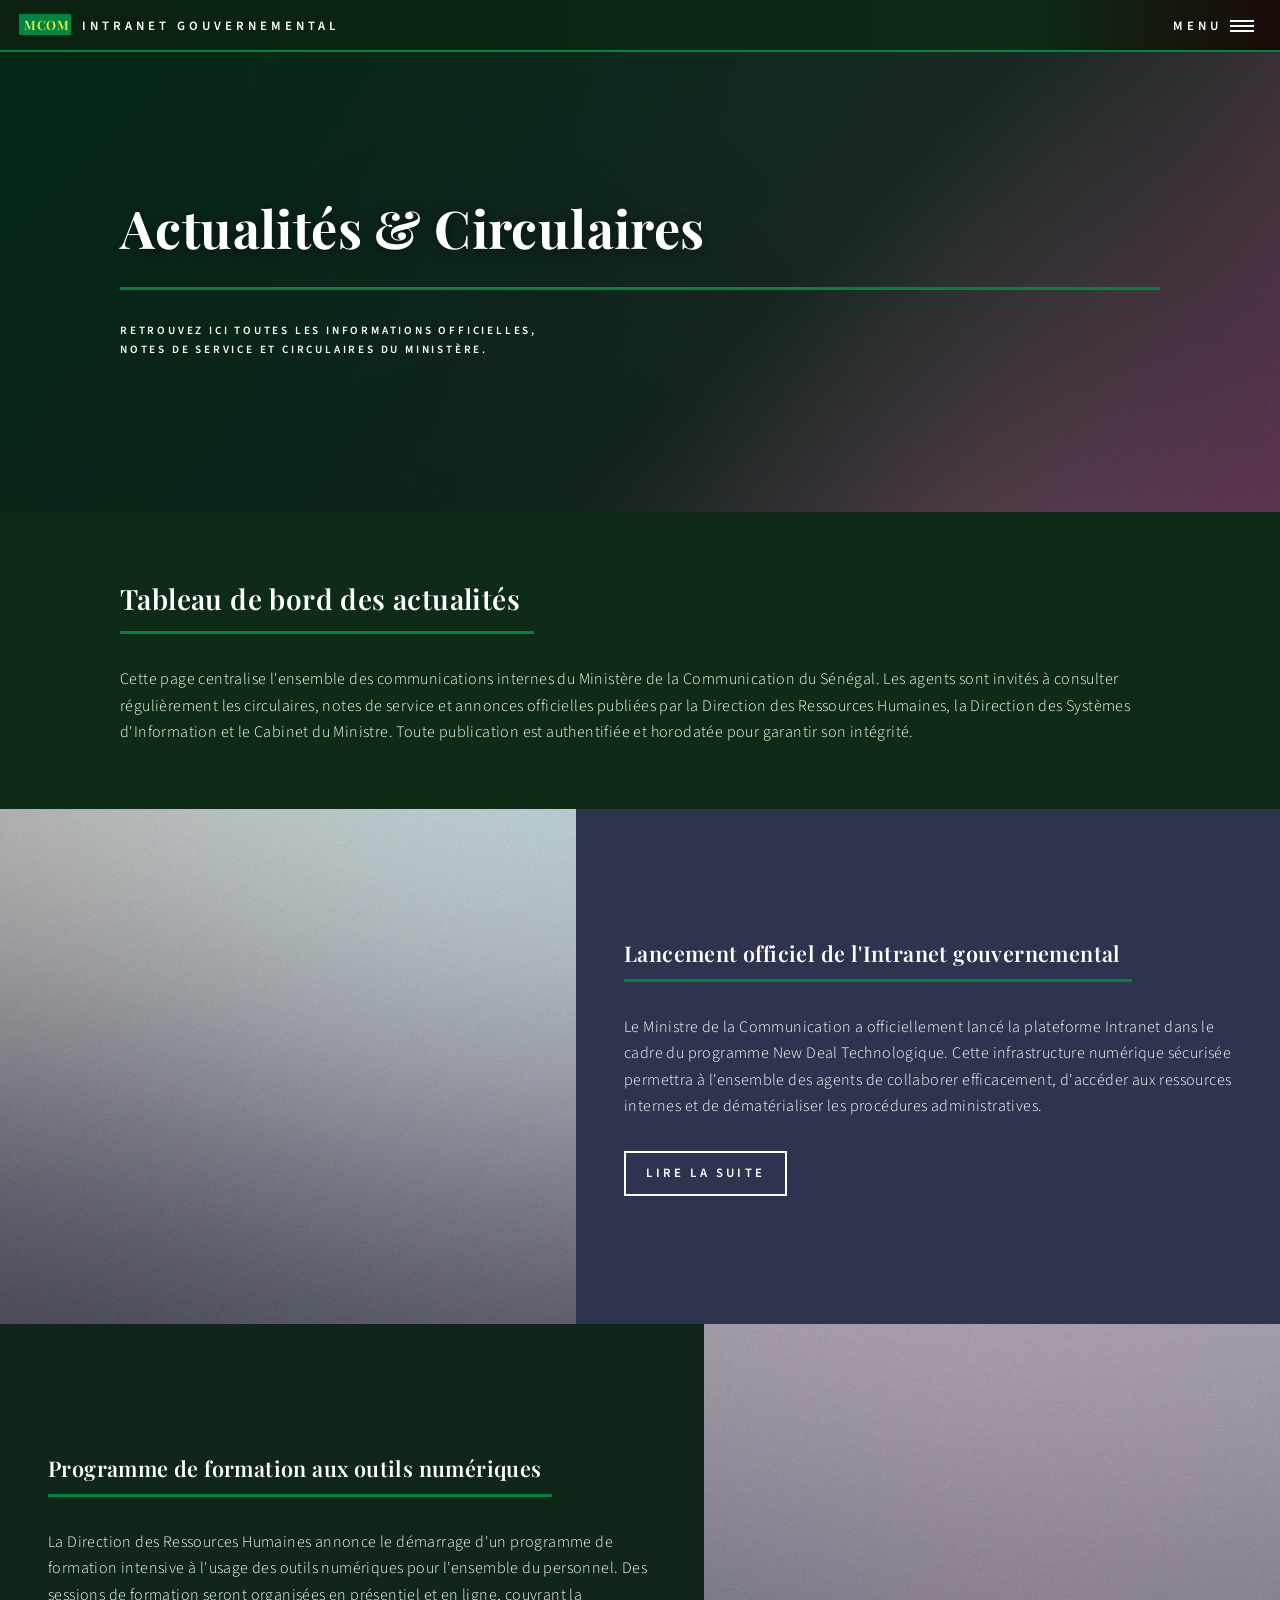
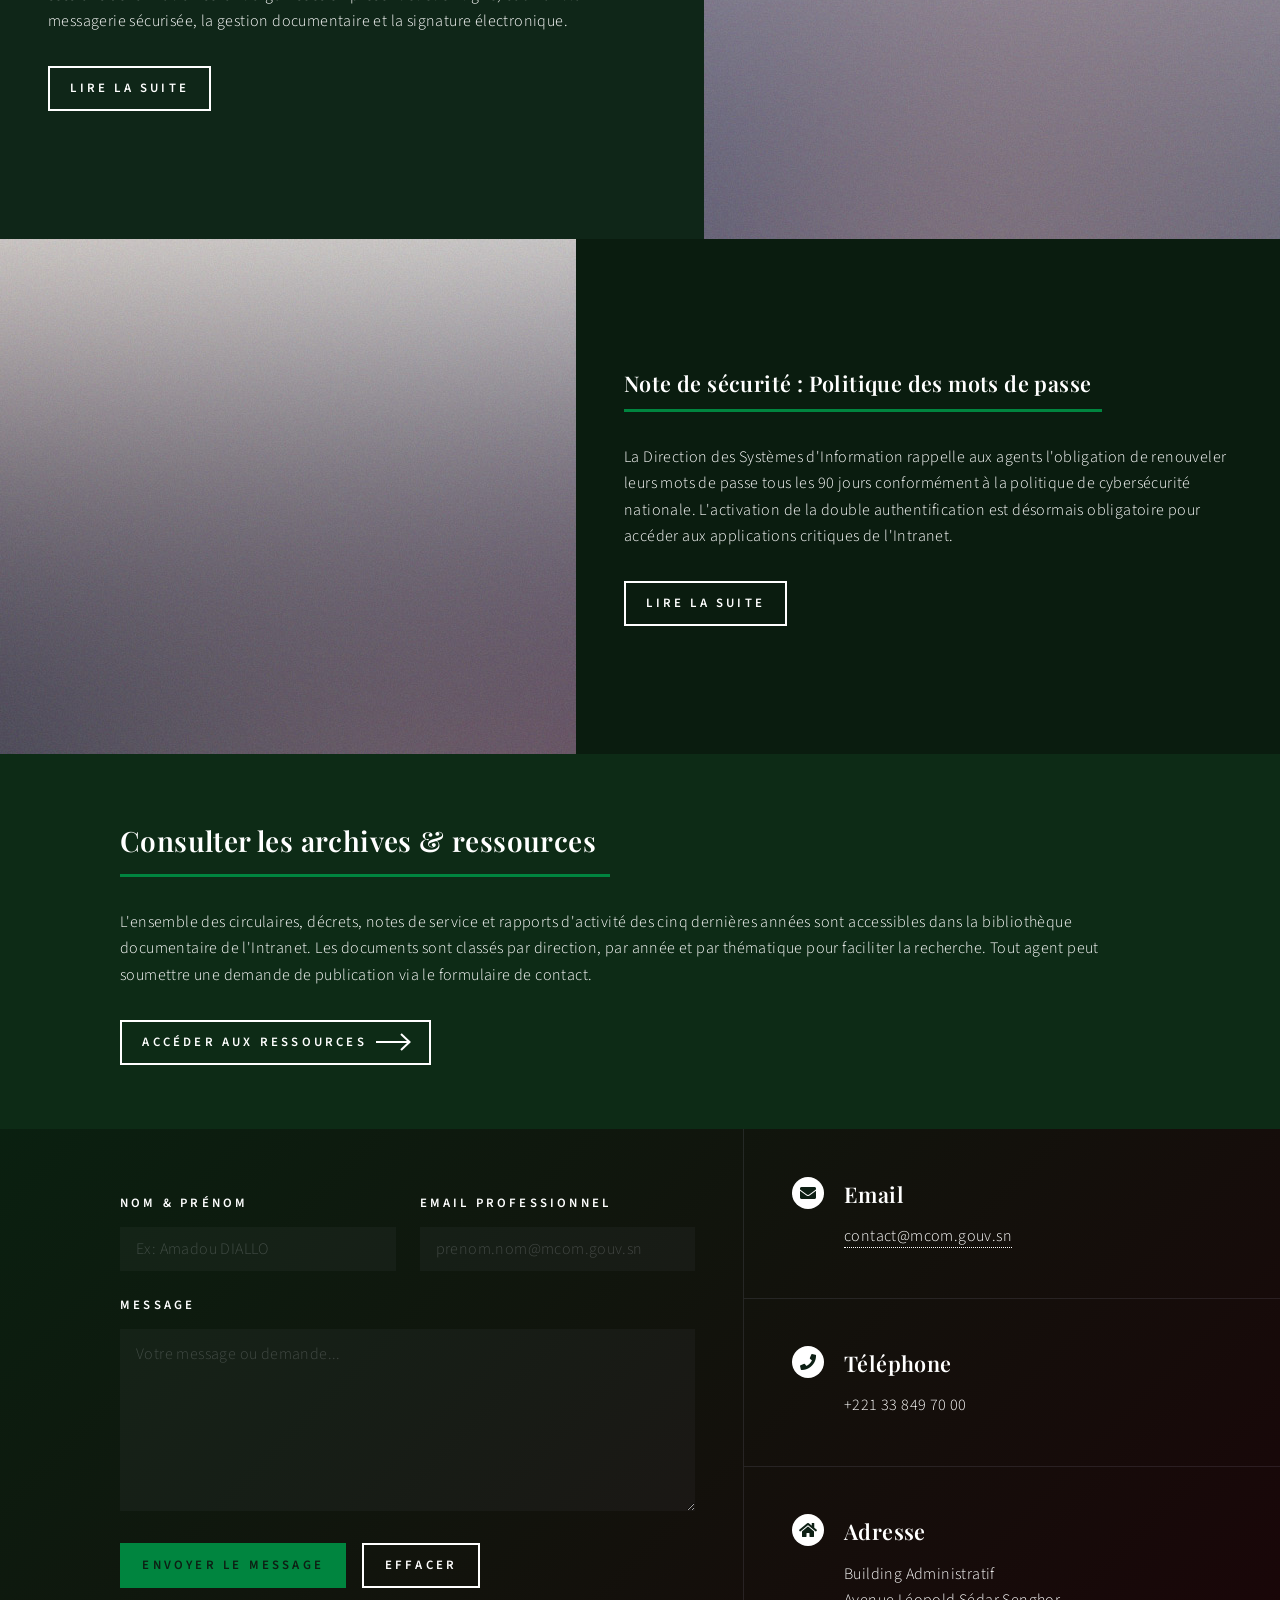
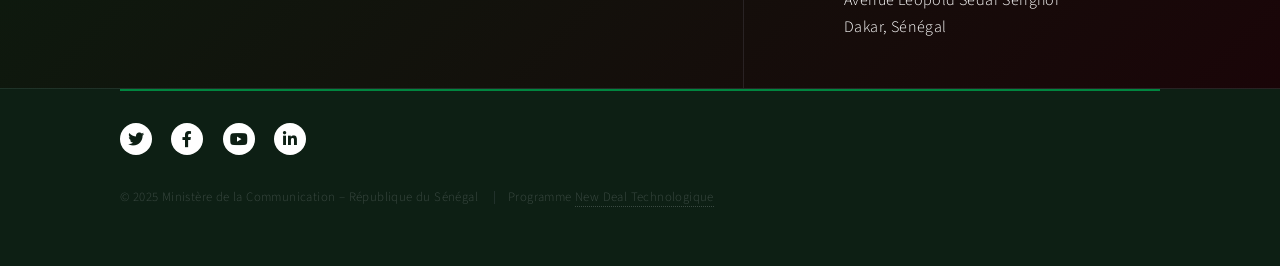
<file: landing.html>
<!DOCTYPE HTML>
<!--
	Intranet Gouvernemental - Ministère de la Communication
	Basé sur Forty by HTML5 UP | Adapté pour le New Deal Technologique du Sénégal
-->
<html lang="fr">
	<head>
		<title>Actualités | Intranet – Ministère de la Communication</title>
		<meta charset="utf-8" />
		<meta name="viewport" content="width=device-width, initial-scale=1, user-scalable=no" />
		<link rel="stylesheet" href="assets/css/main.css" />
		<noscript><link rel="stylesheet" href="assets/css/noscript.css" /></noscript>
	</head>
	<body class="is-preload">

		<!-- Wrapper -->
			<div id="wrapper">

				<!-- Header -->
					<header id="header" class="alt style2">
						<a href="index.html" class="logo"><strong>MCOM</strong> <span>Intranet Gouvernemental</span></a>
						<nav>
							<a href="#menu">Menu</a>
						</nav>
					</header>

				<!-- Menu -->
					<nav id="menu">
						<ul class="links">
							<li><a href="index.html">Accueil</a></li>
							<li><a href="landing.html">Actualités</a></li>
							<li><a href="generic.html">À propos</a></li>
							<li><a href="elements.html">Ressources</a></li>
						</ul>
						<ul class="actions stacked">
							<li><a href="#" class="button primary fit">Accéder au portail</a></li>
							<li><a href="#" class="button fit">Se connecter</a></li>
						</ul>
					</nav>

				<!-- Banner -->
					<section id="banner" class="style2">
						<div class="inner">
							<span class="image">
								<img src="images/pic07.jpg" alt="Actualités du ministère" />
							</span>
							<header class="major">
								<h1>Actualités & Circulaires</h1>
							</header>
							<div class="content">
								<p>Retrouvez ici toutes les informations officielles,<br />
								notes de service et circulaires du ministère.</p>
							</div>
						</div>
					</section>

				<!-- Main -->
					<div id="main">

						<!-- Introduction -->
							<section id="one">
								<div class="inner">
									<header class="major">
										<h2>Tableau de bord des actualités</h2>
									</header>
									<p>
										Cette page centralise l'ensemble des communications internes du Ministère de la Communication du Sénégal.
										Les agents sont invités à consulter régulièrement les circulaires, notes de service et annonces officielles
										publiées par la Direction des Ressources Humaines, la Direction des Systèmes d'Information
										et le Cabinet du Ministre. Toute publication est authentifiée et horodatée pour garantir son intégrité.
									</p>
								</div>
							</section>

						<!-- Spotlights actualités -->
							<section id="two" class="spotlights">
								<section>
									<a href="generic.html" class="image">
										<img src="images/pic08.jpg" alt="Réforme numérique" data-position="center center" />
									</a>
									<div class="content">
										<div class="inner">
											<header class="major">
												<h3>Lancement officiel de l'Intranet gouvernemental</h3>
											</header>
											<p>
												Le Ministre de la Communication a officiellement lancé la plateforme Intranet dans le cadre du
												programme New Deal Technologique. Cette infrastructure numérique sécurisée permettra à l'ensemble
												des agents de collaborer efficacement, d'accéder aux ressources internes et de dématérialiser
												les procédures administratives.
											</p>
											<ul class="actions">
												<li><a href="generic.html" class="button">Lire la suite</a></li>
											</ul>
										</div>
									</div>
								</section>
								<section>
									<a href="generic.html" class="image">
										<img src="images/pic09.jpg" alt="Formation numérique" data-position="top center" />
									</a>
									<div class="content">
										<div class="inner">
											<header class="major">
												<h3>Programme de formation aux outils numériques</h3>
											</header>
											<p>
												La Direction des Ressources Humaines annonce le démarrage d'un programme de formation intensive
												à l'usage des outils numériques pour l'ensemble du personnel. Des sessions de formation seront
												organisées en présentiel et en ligne, couvrant la messagerie sécurisée, la gestion documentaire
												et la signature électronique.
											</p>
											<ul class="actions">
												<li><a href="generic.html" class="button">Lire la suite</a></li>
											</ul>
										</div>
									</div>
								</section>
								<section>
									<a href="generic.html" class="image">
										<img src="images/pic10.jpg" alt="Cybersécurité" data-position="25% 25%" />
									</a>
									<div class="content">
										<div class="inner">
											<header class="major">
												<h3>Note de sécurité : Politique des mots de passe</h3>
											</header>
											<p>
												La Direction des Systèmes d'Information rappelle aux agents l'obligation de renouveler leurs
												mots de passe tous les 90 jours conformément à la politique de cybersécurité nationale.
												L'activation de la double authentification est désormais obligatoire pour accéder aux
												applications critiques de l'Intranet.
											</p>
											<ul class="actions">
												<li><a href="generic.html" class="button">Lire la suite</a></li>
											</ul>
										</div>
									</div>
								</section>
							</section>

						<!-- CTA -->
							<section id="three">
								<div class="inner">
									<header class="major">
										<h2>Consulter les archives & ressources</h2>
									</header>
									<p>
										L'ensemble des circulaires, décrets, notes de service et rapports d'activité des cinq dernières années
										sont accessibles dans la bibliothèque documentaire de l'Intranet. Les documents sont classés par
										direction, par année et par thématique pour faciliter la recherche. Tout agent peut soumettre une
										demande de publication via le formulaire de contact.
									</p>
									<ul class="actions">
										<li><a href="elements.html" class="button next">Accéder aux ressources</a></li>
									</ul>
								</div>
							</section>

					</div>

				<!-- Contact -->
					<section id="contact">
						<div class="inner">
							<section>
								<form method="post" action="#">
									<div class="fields">
										<div class="field half">
											<label for="name">Nom & Prénom</label>
											<input type="text" name="name" id="name" placeholder="Ex: Amadou DIALLO" />
										</div>
										<div class="field half">
											<label for="email">Email professionnel</label>
											<input type="text" name="email" id="email" placeholder="prenom.nom@mcom.gouv.sn" />
										</div>
										<div class="field">
											<label for="message">Message</label>
											<textarea name="message" id="message" rows="6" placeholder="Votre message ou demande..."></textarea>
										</div>
									</div>
									<ul class="actions">
										<li><input type="submit" value="Envoyer le message" class="primary" /></li>
										<li><input type="reset" value="Effacer" /></li>
									</ul>
								</form>
							</section>
							<section class="split">
								<section>
									<div class="contact-method">
										<span class="icon solid alt fa-envelope"></span>
										<h3>Email</h3>
										<a href="mailto:contact@mcom.gouv.sn">contact@mcom.gouv.sn</a>
									</div>
								</section>
								<section>
									<div class="contact-method">
										<span class="icon solid alt fa-phone"></span>
										<h3>Téléphone</h3>
										<span>+221 33 849 70 00</span>
									</div>
								</section>
								<section>
									<div class="contact-method">
										<span class="icon solid alt fa-home"></span>
										<h3>Adresse</h3>
										<span>Building Administratif<br />
										Avenue Léopold Sédar Senghor<br />
										Dakar, Sénégal</span>
									</div>
								</section>
							</section>
						</div>
					</section>

				<!-- Footer -->
					<footer id="footer">
						<div class="inner">
							<ul class="icons">
								<li><a href="#" class="icon brands alt fa-twitter"><span class="label">Twitter</span></a></li>
								<li><a href="#" class="icon brands alt fa-facebook-f"><span class="label">Facebook</span></a></li>
								<li><a href="#" class="icon brands alt fa-youtube"><span class="label">YouTube</span></a></li>
								<li><a href="#" class="icon brands alt fa-linkedin-in"><span class="label">LinkedIn</span></a></li>
							</ul>
							<ul class="copyright">
								<li>&copy; 2025 Ministère de la Communication – République du Sénégal</li>
								<li>Programme <a href="https://www.newdealtechnologique.sn/" target="_blank">New Deal Technologique</a></li>
							</ul>
						</div>
					</footer>

			</div>

		<!-- Scripts -->
			<script src="assets/js/jquery.min.js"></script>
			<script src="assets/js/jquery.scrolly.min.js"></script>
			<script src="assets/js/jquery.scrollex.min.js"></script>
			<script src="assets/js/browser.min.js"></script>
			<script src="assets/js/breakpoints.min.js"></script>
			<script src="assets/js/util.js"></script>
			<script src="assets/js/main.js"></script>

	</body>
</html>
</file>
<file: assets/css/noscript.css>
/*
	Forty by HTML5 UP
	html5up.net | @ajlkn
	Free for personal and commercial use under the CCA 3.0 license (html5up.net/license)
*/

/* Banner */

	body.is-preload #banner:after {
		opacity: 0.85;
	}

	body.is-preload #banner > .inner {
		-moz-filter: none;
		-webkit-filter: none;
		-ms-filter: none;
		filter: none;
		-moz-transform: none;
		-webkit-transform: none;
		-ms-transform: none;
		transform: none;
		opacity: 1;
	}
</file>
<file: assets/css/main.css>
@import url(fontawesome-all.min.css);
@import url("https://fonts.googleapis.com/css2?family=Playfair+Display:wght@600;700&family=Source+Sans+3:ital,wght@0,300;0,400;0,600;1,300&display=swap");

/*
	Forty by HTML5 UP
	html5up.net | @ajlkn
	Free for personal and commercial use under the CCA 3.0 license (html5up.net/license)
*/

html, body, div, span, applet, object,
iframe, h1, h2, h3, h4, h5, h6, p, blockquote,
pre, a, abbr, acronym, address, big, cite,
code, del, dfn, em, img, ins, kbd, q, s, samp,
small, strike, strong, sub, sup, tt, var, b,
u, i, center, dl, dt, dd, ol, ul, li, fieldset,
form, label, legend, table, caption, tbody,
tfoot, thead, tr, th, td, article, aside,
canvas, details, embed, figure, figcaption,
footer, header, hgroup, menu, nav, output, ruby,
section, summary, time, mark, audio, video {
	margin: 0;
	padding: 0;
	border: 0;
	font-size: 100%;
	font: inherit;
	vertical-align: baseline;}

article, aside, details, figcaption, figure,
footer, header, hgroup, menu, nav, section {
	display: block;}

body {
	line-height: 1;
}

ol, ul {
	list-style: none;
}

blockquote, q {
	quotes: none;
}

	blockquote:before, blockquote:after, q:before, q:after {
		content: '';
		content: none;
	}

table {
	border-collapse: collapse;
	border-spacing: 0;
}

body {
	-webkit-text-size-adjust: none;
}

mark {
	background-color: transparent;
	color: inherit;
}

input::-moz-focus-inner {
	border: 0;
	padding: 0;
}

input, select, textarea {
	-moz-appearance: none;
	-webkit-appearance: none;
	-ms-appearance: none;
	appearance: none;
}

/* Basic */

	@-ms-viewport {
		width: device-width;
	}

	body {
		-ms-overflow-style: scrollbar;
	}

	@media screen and (max-width: 480px) {

		html, body {
			min-width: 320px;
		}

	}

	html {
		box-sizing: border-box;
	}

	*, *:before, *:after {
		box-sizing: inherit;
	}

	body {
		background: #0d1f14;
	}

		body.is-preload *, body.is-preload *:before, body.is-preload *:after {
			-moz-animation: none !important;
			-webkit-animation: none !important;
			-ms-animation: none !important;
			animation: none !important;
			-moz-transition: none !important;
			-webkit-transition: none !important;
			-ms-transition: none !important;
			transition: none !important;
		}

/* Type */

	body, input, select, textarea {
		color: #ffffff;
		font-family: "Source Sans 3", "Source Sans Pro", Helvetica, sans-serif;
		font-size: 17pt;
		font-weight: 300;
		letter-spacing: 0.025em;
		line-height: 1.65;
	}

		@media screen and (max-width: 1680px) {

			body, input, select, textarea {
				font-size: 14pt;
			}

		}

		@media screen and (max-width: 1280px) {

			body, input, select, textarea {
				font-size: 12pt;
			}

		}

		@media screen and (max-width: 360px) {

			body, input, select, textarea {
				font-size: 11pt;
			}

		}

	a {
		-moz-transition: color 0.2s ease-in-out, border-bottom-color 0.2s ease-in-out;
		-webkit-transition: color 0.2s ease-in-out, border-bottom-color 0.2s ease-in-out;
		-ms-transition: color 0.2s ease-in-out, border-bottom-color 0.2s ease-in-out;
		transition: color 0.2s ease-in-out, border-bottom-color 0.2s ease-in-out;
		border-bottom: dotted 1px;
		color: inherit;
		text-decoration: none;
	}

		a:hover {
			border-bottom-color: transparent;
			color: #FDEF42 !important;
		}

		a:active {
			color: #f0c800 !important;
		}

	strong, b {
		color: #ffffff;
		font-weight: 600;
	}

	em, i {
		font-style: italic;
	}

	p {
		margin: 0 0 2em 0;
	}

	h1, h2, h3, h4, h5, h6 {
		color: #ffffff;
		font-weight: 600;
		line-height: 1.65;
		margin: 0 0 1em 0;
	}

		h1 a, h2 a, h3 a, h4 a, h5 a, h6 a {
			color: inherit;
			border-bottom: 0;
		}

	h1 {
		font-size: 2.5em;
	}

	h2 {
		font-size: 1.75em;
	}

	h3 {
		font-size: 1.35em;
	}

	h4 {
		font-size: 1.1em;
	}

	h5 {
		font-size: 0.9em;
	}

	h6 {
		font-size: 0.7em;
	}

	@media screen and (max-width: 736px) {

		h1 {
			font-size: 2em;
		}

		h2 {
			font-size: 1.5em;
		}

		h3 {
			font-size: 1.25em;
		}

	}

	sub {
		font-size: 0.8em;
		position: relative;
		top: 0.5em;
	}

	sup {
		font-size: 0.8em;
		position: relative;
		top: -0.5em;
	}

	blockquote {
		border-left: solid 4px rgba(212, 212, 255, 0.1);
		font-style: italic;
		margin: 0 0 2em 0;
		padding: 0.5em 0 0.5em 2em;
	}

	code {
		background: rgba(212, 212, 255, 0.035);
		font-family: "Courier New", monospace;
		font-size: 0.9em;
		margin: 0 0.25em;
		padding: 0.25em 0.65em;
	}

	pre {
		-webkit-overflow-scrolling: touch;
		font-family: "Courier New", monospace;
		font-size: 0.9em;
		margin: 0 0 2em 0;
	}

		pre code {
			display: block;
			line-height: 1.75;
			padding: 1em 1.5em;
			overflow-x: auto;
		}

	hr {
		border: 0;
		border-bottom: solid 1px rgba(212, 212, 255, 0.1);
		margin: 2em 0;
	}

		hr.major {
			margin: 3em 0;
		}

	.align-left {
		text-align: left;
	}

	.align-center {
		text-align: center;
	}

	.align-right {
		text-align: right;
	}

/* Row */

	.row {
		display: flex;
		flex-wrap: wrap;
		box-sizing: border-box;
		align-items: stretch;
	}

		.row > * {
			box-sizing: border-box;
		}

		.row.gtr-uniform > * > :last-child {
			margin-bottom: 0;
		}

		.row.aln-left {
			justify-content: flex-start;
		}

		.row.aln-center {
			justify-content: center;
		}

		.row.aln-right {
			justify-content: flex-end;
		}

		.row.aln-top {
			align-items: flex-start;
		}

		.row.aln-middle {
			align-items: center;
		}

		.row.aln-bottom {
			align-items: flex-end;
		}

		.row > .imp {
			order: -1;
		}

		.row > .col-1 {
			width: 8.33333%;
		}

		.row > .off-1 {
			margin-left: 8.33333%;
		}

		.row > .col-2 {
			width: 16.66667%;
		}

		.row > .off-2 {
			margin-left: 16.66667%;
		}

		.row > .col-3 {
			width: 25%;
		}

		.row > .off-3 {
			margin-left: 25%;
		}

		.row > .col-4 {
			width: 33.33333%;
		}

		.row > .off-4 {
			margin-left: 33.33333%;
		}

		.row > .col-5 {
			width: 41.66667%;
		}

		.row > .off-5 {
			margin-left: 41.66667%;
		}

		.row > .col-6 {
			width: 50%;
		}

		.row > .off-6 {
			margin-left: 50%;
		}

		.row > .col-7 {
			width: 58.33333%;
		}

		.row > .off-7 {
			margin-left: 58.33333%;
		}

		.row > .col-8 {
			width: 66.66667%;
		}

		.row > .off-8 {
			margin-left: 66.66667%;
		}

		.row > .col-9 {
			width: 75%;
		}

		.row > .off-9 {
			margin-left: 75%;
		}

		.row > .col-10 {
			width: 83.33333%;
		}

		.row > .off-10 {
			margin-left: 83.33333%;
		}

		.row > .col-11 {
			width: 91.66667%;
		}

		.row > .off-11 {
			margin-left: 91.66667%;
		}

		.row > .col-12 {
			width: 100%;
		}

		.row > .off-12 {
			margin-left: 100%;
		}

		.row.gtr-0 {
			margin-top: 0;
			margin-left: 0em;
		}

			.row.gtr-0 > * {
				padding: 0 0 0 0em;
			}

			.row.gtr-0.gtr-uniform {
				margin-top: 0em;
			}

				.row.gtr-0.gtr-uniform > * {
					padding-top: 0em;
				}

		.row.gtr-25 {
			margin-top: 0;
			margin-left: -0.5em;
		}

			.row.gtr-25 > * {
				padding: 0 0 0 0.5em;
			}

			.row.gtr-25.gtr-uniform {
				margin-top: -0.5em;
			}

				.row.gtr-25.gtr-uniform > * {
					padding-top: 0.5em;
				}

		.row.gtr-50 {
			margin-top: 0;
			margin-left: -1em;
		}

			.row.gtr-50 > * {
				padding: 0 0 0 1em;
			}

			.row.gtr-50.gtr-uniform {
				margin-top: -1em;
			}

				.row.gtr-50.gtr-uniform > * {
					padding-top: 1em;
				}

		.row {
			margin-top: 0;
			margin-left: -2em;
		}

			.row > * {
				padding: 0 0 0 2em;
			}

			.row.gtr-uniform {
				margin-top: -2em;
			}

				.row.gtr-uniform > * {
					padding-top: 2em;
				}

		.row.gtr-150 {
			margin-top: 0;
			margin-left: -3em;
		}

			.row.gtr-150 > * {
				padding: 0 0 0 3em;
			}

			.row.gtr-150.gtr-uniform {
				margin-top: -3em;
			}

				.row.gtr-150.gtr-uniform > * {
					padding-top: 3em;
				}

		.row.gtr-200 {
			margin-top: 0;
			margin-left: -4em;
		}

			.row.gtr-200 > * {
				padding: 0 0 0 4em;
			}

			.row.gtr-200.gtr-uniform {
				margin-top: -4em;
			}

				.row.gtr-200.gtr-uniform > * {
					padding-top: 4em;
				}

		@media screen and (max-width: 1680px) {

			.row {
				display: flex;
				flex-wrap: wrap;
				box-sizing: border-box;
				align-items: stretch;
			}

				.row > * {
					box-sizing: border-box;
				}

				.row.gtr-uniform > * > :last-child {
					margin-bottom: 0;
				}

				.row.aln-left {
					justify-content: flex-start;
				}

				.row.aln-center {
					justify-content: center;
				}

				.row.aln-right {
					justify-content: flex-end;
				}

				.row.aln-top {
					align-items: flex-start;
				}

				.row.aln-middle {
					align-items: center;
				}

				.row.aln-bottom {
					align-items: flex-end;
				}

				.row > .imp-xlarge {
					order: -1;
				}

				.row > .col-1-xlarge {
					width: 8.33333%;
				}

				.row > .off-1-xlarge {
					margin-left: 8.33333%;
				}

				.row > .col-2-xlarge {
					width: 16.66667%;
				}

				.row > .off-2-xlarge {
					margin-left: 16.66667%;
				}

				.row > .col-3-xlarge {
					width: 25%;
				}

				.row > .off-3-xlarge {
					margin-left: 25%;
				}

				.row > .col-4-xlarge {
					width: 33.33333%;
				}

				.row > .off-4-xlarge {
					margin-left: 33.33333%;
				}

				.row > .col-5-xlarge {
					width: 41.66667%;
				}

				.row > .off-5-xlarge {
					margin-left: 41.66667%;
				}

				.row > .col-6-xlarge {
					width: 50%;
				}

				.row > .off-6-xlarge {
					margin-left: 50%;
				}

				.row > .col-7-xlarge {
					width: 58.33333%;
				}

				.row > .off-7-xlarge {
					margin-left: 58.33333%;
				}

				.row > .col-8-xlarge {
					width: 66.66667%;
				}

				.row > .off-8-xlarge {
					margin-left: 66.66667%;
				}

				.row > .col-9-xlarge {
					width: 75%;
				}

				.row > .off-9-xlarge {
					margin-left: 75%;
				}

				.row > .col-10-xlarge {
					width: 83.33333%;
				}

				.row > .off-10-xlarge {
					margin-left: 83.33333%;
				}

				.row > .col-11-xlarge {
					width: 91.66667%;
				}

				.row > .off-11-xlarge {
					margin-left: 91.66667%;
				}

				.row > .col-12-xlarge {
					width: 100%;
				}

				.row > .off-12-xlarge {
					margin-left: 100%;
				}

				.row.gtr-0 {
					margin-top: 0;
					margin-left: 0em;
				}

					.row.gtr-0 > * {
						padding: 0 0 0 0em;
					}

					.row.gtr-0.gtr-uniform {
						margin-top: 0em;
					}

						.row.gtr-0.gtr-uniform > * {
							padding-top: 0em;
						}

				.row.gtr-25 {
					margin-top: 0;
					margin-left: -0.5em;
				}

					.row.gtr-25 > * {
						padding: 0 0 0 0.5em;
					}

					.row.gtr-25.gtr-uniform {
						margin-top: -0.5em;
					}

						.row.gtr-25.gtr-uniform > * {
							padding-top: 0.5em;
						}

				.row.gtr-50 {
					margin-top: 0;
					margin-left: -1em;
				}

					.row.gtr-50 > * {
						padding: 0 0 0 1em;
					}

					.row.gtr-50.gtr-uniform {
						margin-top: -1em;
					}

						.row.gtr-50.gtr-uniform > * {
							padding-top: 1em;
						}

				.row {
					margin-top: 0;
					margin-left: -2em;
				}

					.row > * {
						padding: 0 0 0 2em;
					}

					.row.gtr-uniform {
						margin-top: -2em;
					}

						.row.gtr-uniform > * {
							padding-top: 2em;
						}

				.row.gtr-150 {
					margin-top: 0;
					margin-left: -3em;
				}

					.row.gtr-150 > * {
						padding: 0 0 0 3em;
					}

					.row.gtr-150.gtr-uniform {
						margin-top: -3em;
					}

						.row.gtr-150.gtr-uniform > * {
							padding-top: 3em;
						}

				.row.gtr-200 {
					margin-top: 0;
					margin-left: -4em;
				}

					.row.gtr-200 > * {
						padding: 0 0 0 4em;
					}

					.row.gtr-200.gtr-uniform {
						margin-top: -4em;
					}

						.row.gtr-200.gtr-uniform > * {
							padding-top: 4em;
						}

		}

		@media screen and (max-width: 1280px) {

			.row {
				display: flex;
				flex-wrap: wrap;
				box-sizing: border-box;
				align-items: stretch;
			}

				.row > * {
					box-sizing: border-box;
				}

				.row.gtr-uniform > * > :last-child {
					margin-bottom: 0;
				}

				.row.aln-left {
					justify-content: flex-start;
				}

				.row.aln-center {
					justify-content: center;
				}

				.row.aln-right {
					justify-content: flex-end;
				}

				.row.aln-top {
					align-items: flex-start;
				}

				.row.aln-middle {
					align-items: center;
				}

				.row.aln-bottom {
					align-items: flex-end;
				}

				.row > .imp-large {
					order: -1;
				}

				.row > .col-1-large {
					width: 8.33333%;
				}

				.row > .off-1-large {
					margin-left: 8.33333%;
				}

				.row > .col-2-large {
					width: 16.66667%;
				}

				.row > .off-2-large {
					margin-left: 16.66667%;
				}

				.row > .col-3-large {
					width: 25%;
				}

				.row > .off-3-large {
					margin-left: 25%;
				}

				.row > .col-4-large {
					width: 33.33333%;
				}

				.row > .off-4-large {
					margin-left: 33.33333%;
				}

				.row > .col-5-large {
					width: 41.66667%;
				}

				.row > .off-5-large {
					margin-left: 41.66667%;
				}

				.row > .col-6-large {
					width: 50%;
				}

				.row > .off-6-large {
					margin-left: 50%;
				}

				.row > .col-7-large {
					width: 58.33333%;
				}

				.row > .off-7-large {
					margin-left: 58.33333%;
				}

				.row > .col-8-large {
					width: 66.66667%;
				}

				.row > .off-8-large {
					margin-left: 66.66667%;
				}

				.row > .col-9-large {
					width: 75%;
				}

				.row > .off-9-large {
					margin-left: 75%;
				}

				.row > .col-10-large {
					width: 83.33333%;
				}

				.row > .off-10-large {
					margin-left: 83.33333%;
				}

				.row > .col-11-large {
					width: 91.66667%;
				}

				.row > .off-11-large {
					margin-left: 91.66667%;
				}

				.row > .col-12-large {
					width: 100%;
				}

				.row > .off-12-large {
					margin-left: 100%;
				}

				.row.gtr-0 {
					margin-top: 0;
					margin-left: 0em;
				}

					.row.gtr-0 > * {
						padding: 0 0 0 0em;
					}

					.row.gtr-0.gtr-uniform {
						margin-top: 0em;
					}

						.row.gtr-0.gtr-uniform > * {
							padding-top: 0em;
						}

				.row.gtr-25 {
					margin-top: 0;
					margin-left: -0.375em;
				}

					.row.gtr-25 > * {
						padding: 0 0 0 0.375em;
					}

					.row.gtr-25.gtr-uniform {
						margin-top: -0.375em;
					}

						.row.gtr-25.gtr-uniform > * {
							padding-top: 0.375em;
						}

				.row.gtr-50 {
					margin-top: 0;
					margin-left: -0.75em;
				}

					.row.gtr-50 > * {
						padding: 0 0 0 0.75em;
					}

					.row.gtr-50.gtr-uniform {
						margin-top: -0.75em;
					}

						.row.gtr-50.gtr-uniform > * {
							padding-top: 0.75em;
						}

				.row {
					margin-top: 0;
					margin-left: -1.5em;
				}

					.row > * {
						padding: 0 0 0 1.5em;
					}

					.row.gtr-uniform {
						margin-top: -1.5em;
					}

						.row.gtr-uniform > * {
							padding-top: 1.5em;
						}

				.row.gtr-150 {
					margin-top: 0;
					margin-left: -2.25em;
				}

					.row.gtr-150 > * {
						padding: 0 0 0 2.25em;
					}

					.row.gtr-150.gtr-uniform {
						margin-top: -2.25em;
					}

						.row.gtr-150.gtr-uniform > * {
							padding-top: 2.25em;
						}

				.row.gtr-200 {
					margin-top: 0;
					margin-left: -3em;
				}

					.row.gtr-200 > * {
						padding: 0 0 0 3em;
					}

					.row.gtr-200.gtr-uniform {
						margin-top: -3em;
					}

						.row.gtr-200.gtr-uniform > * {
							padding-top: 3em;
						}

		}

		@media screen and (max-width: 980px) {

			.row {
				display: flex;
				flex-wrap: wrap;
				box-sizing: border-box;
				align-items: stretch;
			}

				.row > * {
					box-sizing: border-box;
				}

				.row.gtr-uniform > * > :last-child {
					margin-bottom: 0;
				}

				.row.aln-left {
					justify-content: flex-start;
				}

				.row.aln-center {
					justify-content: center;
				}

				.row.aln-right {
					justify-content: flex-end;
				}

				.row.aln-top {
					align-items: flex-start;
				}

				.row.aln-middle {
					align-items: center;
				}

				.row.aln-bottom {
					align-items: flex-end;
				}

				.row > .imp-medium {
					order: -1;
				}

				.row > .col-1-medium {
					width: 8.33333%;
				}

				.row > .off-1-medium {
					margin-left: 8.33333%;
				}

				.row > .col-2-medium {
					width: 16.66667%;
				}

				.row > .off-2-medium {
					margin-left: 16.66667%;
				}

				.row > .col-3-medium {
					width: 25%;
				}

				.row > .off-3-medium {
					margin-left: 25%;
				}

				.row > .col-4-medium {
					width: 33.33333%;
				}

				.row > .off-4-medium {
					margin-left: 33.33333%;
				}

				.row > .col-5-medium {
					width: 41.66667%;
				}

				.row > .off-5-medium {
					margin-left: 41.66667%;
				}

				.row > .col-6-medium {
					width: 50%;
				}

				.row > .off-6-medium {
					margin-left: 50%;
				}

				.row > .col-7-medium {
					width: 58.33333%;
				}

				.row > .off-7-medium {
					margin-left: 58.33333%;
				}

				.row > .col-8-medium {
					width: 66.66667%;
				}

				.row > .off-8-medium {
					margin-left: 66.66667%;
				}

				.row > .col-9-medium {
					width: 75%;
				}

				.row > .off-9-medium {
					margin-left: 75%;
				}

				.row > .col-10-medium {
					width: 83.33333%;
				}

				.row > .off-10-medium {
					margin-left: 83.33333%;
				}

				.row > .col-11-medium {
					width: 91.66667%;
				}

				.row > .off-11-medium {
					margin-left: 91.66667%;
				}

				.row > .col-12-medium {
					width: 100%;
				}

				.row > .off-12-medium {
					margin-left: 100%;
				}

				.row.gtr-0 {
					margin-top: 0;
					margin-left: 0em;
				}

					.row.gtr-0 > * {
						padding: 0 0 0 0em;
					}

					.row.gtr-0.gtr-uniform {
						margin-top: 0em;
					}

						.row.gtr-0.gtr-uniform > * {
							padding-top: 0em;
						}

				.row.gtr-25 {
					margin-top: 0;
					margin-left: -0.375em;
				}

					.row.gtr-25 > * {
						padding: 0 0 0 0.375em;
					}

					.row.gtr-25.gtr-uniform {
						margin-top: -0.375em;
					}

						.row.gtr-25.gtr-uniform > * {
							padding-top: 0.375em;
						}

				.row.gtr-50 {
					margin-top: 0;
					margin-left: -0.75em;
				}

					.row.gtr-50 > * {
						padding: 0 0 0 0.75em;
					}

					.row.gtr-50.gtr-uniform {
						margin-top: -0.75em;
					}

						.row.gtr-50.gtr-uniform > * {
							padding-top: 0.75em;
						}

				.row {
					margin-top: 0;
					margin-left: -1.5em;
				}

					.row > * {
						padding: 0 0 0 1.5em;
					}

					.row.gtr-uniform {
						margin-top: -1.5em;
					}

						.row.gtr-uniform > * {
							padding-top: 1.5em;
						}

				.row.gtr-150 {
					margin-top: 0;
					margin-left: -2.25em;
				}

					.row.gtr-150 > * {
						padding: 0 0 0 2.25em;
					}

					.row.gtr-150.gtr-uniform {
						margin-top: -2.25em;
					}

						.row.gtr-150.gtr-uniform > * {
							padding-top: 2.25em;
						}

				.row.gtr-200 {
					margin-top: 0;
					margin-left: -3em;
				}

					.row.gtr-200 > * {
						padding: 0 0 0 3em;
					}

					.row.gtr-200.gtr-uniform {
						margin-top: -3em;
					}

						.row.gtr-200.gtr-uniform > * {
							padding-top: 3em;
						}

		}

		@media screen and (max-width: 736px) {

			.row {
				display: flex;
				flex-wrap: wrap;
				box-sizing: border-box;
				align-items: stretch;
			}

				.row > * {
					box-sizing: border-box;
				}

				.row.gtr-uniform > * > :last-child {
					margin-bottom: 0;
				}

				.row.aln-left {
					justify-content: flex-start;
				}

				.row.aln-center {
					justify-content: center;
				}

				.row.aln-right {
					justify-content: flex-end;
				}

				.row.aln-top {
					align-items: flex-start;
				}

				.row.aln-middle {
					align-items: center;
				}

				.row.aln-bottom {
					align-items: flex-end;
				}

				.row > .imp-small {
					order: -1;
				}

				.row > .col-1-small {
					width: 8.33333%;
				}

				.row > .off-1-small {
					margin-left: 8.33333%;
				}

				.row > .col-2-small {
					width: 16.66667%;
				}

				.row > .off-2-small {
					margin-left: 16.66667%;
				}

				.row > .col-3-small {
					width: 25%;
				}

				.row > .off-3-small {
					margin-left: 25%;
				}

				.row > .col-4-small {
					width: 33.33333%;
				}

				.row > .off-4-small {
					margin-left: 33.33333%;
				}

				.row > .col-5-small {
					width: 41.66667%;
				}

				.row > .off-5-small {
					margin-left: 41.66667%;
				}

				.row > .col-6-small {
					width: 50%;
				}

				.row > .off-6-small {
					margin-left: 50%;
				}

				.row > .col-7-small {
					width: 58.33333%;
				}

				.row > .off-7-small {
					margin-left: 58.33333%;
				}

				.row > .col-8-small {
					width: 66.66667%;
				}

				.row > .off-8-small {
					margin-left: 66.66667%;
				}

				.row > .col-9-small {
					width: 75%;
				}

				.row > .off-9-small {
					margin-left: 75%;
				}

				.row > .col-10-small {
					width: 83.33333%;
				}

				.row > .off-10-small {
					margin-left: 83.33333%;
				}

				.row > .col-11-small {
					width: 91.66667%;
				}

				.row > .off-11-small {
					margin-left: 91.66667%;
				}

				.row > .col-12-small {
					width: 100%;
				}

				.row > .off-12-small {
					margin-left: 100%;
				}

				.row.gtr-0 {
					margin-top: 0;
					margin-left: 0em;
				}

					.row.gtr-0 > * {
						padding: 0 0 0 0em;
					}

					.row.gtr-0.gtr-uniform {
						margin-top: 0em;
					}

						.row.gtr-0.gtr-uniform > * {
							padding-top: 0em;
						}

				.row.gtr-25 {
					margin-top: 0;
					margin-left: -0.3125em;
				}

					.row.gtr-25 > * {
						padding: 0 0 0 0.3125em;
					}

					.row.gtr-25.gtr-uniform {
						margin-top: -0.3125em;
					}

						.row.gtr-25.gtr-uniform > * {
							padding-top: 0.3125em;
						}

				.row.gtr-50 {
					margin-top: 0;
					margin-left: -0.625em;
				}

					.row.gtr-50 > * {
						padding: 0 0 0 0.625em;
					}

					.row.gtr-50.gtr-uniform {
						margin-top: -0.625em;
					}

						.row.gtr-50.gtr-uniform > * {
							padding-top: 0.625em;
						}

				.row {
					margin-top: 0;
					margin-left: -1.25em;
				}

					.row > * {
						padding: 0 0 0 1.25em;
					}

					.row.gtr-uniform {
						margin-top: -1.25em;
					}

						.row.gtr-uniform > * {
							padding-top: 1.25em;
						}

				.row.gtr-150 {
					margin-top: 0;
					margin-left: -1.875em;
				}

					.row.gtr-150 > * {
						padding: 0 0 0 1.875em;
					}

					.row.gtr-150.gtr-uniform {
						margin-top: -1.875em;
					}

						.row.gtr-150.gtr-uniform > * {
							padding-top: 1.875em;
						}

				.row.gtr-200 {
					margin-top: 0;
					margin-left: -2.5em;
				}

					.row.gtr-200 > * {
						padding: 0 0 0 2.5em;
					}

					.row.gtr-200.gtr-uniform {
						margin-top: -2.5em;
					}

						.row.gtr-200.gtr-uniform > * {
							padding-top: 2.5em;
						}

		}

		@media screen and (max-width: 480px) {

			.row {
				display: flex;
				flex-wrap: wrap;
				box-sizing: border-box;
				align-items: stretch;
			}

				.row > * {
					box-sizing: border-box;
				}

				.row.gtr-uniform > * > :last-child {
					margin-bottom: 0;
				}

				.row.aln-left {
					justify-content: flex-start;
				}

				.row.aln-center {
					justify-content: center;
				}

				.row.aln-right {
					justify-content: flex-end;
				}

				.row.aln-top {
					align-items: flex-start;
				}

				.row.aln-middle {
					align-items: center;
				}

				.row.aln-bottom {
					align-items: flex-end;
				}

				.row > .imp-xsmall {
					order: -1;
				}

				.row > .col-1-xsmall {
					width: 8.33333%;
				}

				.row > .off-1-xsmall {
					margin-left: 8.33333%;
				}

				.row > .col-2-xsmall {
					width: 16.66667%;
				}

				.row > .off-2-xsmall {
					margin-left: 16.66667%;
				}

				.row > .col-3-xsmall {
					width: 25%;
				}

				.row > .off-3-xsmall {
					margin-left: 25%;
				}

				.row > .col-4-xsmall {
					width: 33.33333%;
				}

				.row > .off-4-xsmall {
					margin-left: 33.33333%;
				}

				.row > .col-5-xsmall {
					width: 41.66667%;
				}

				.row > .off-5-xsmall {
					margin-left: 41.66667%;
				}

				.row > .col-6-xsmall {
					width: 50%;
				}

				.row > .off-6-xsmall {
					margin-left: 50%;
				}

				.row > .col-7-xsmall {
					width: 58.33333%;
				}

				.row > .off-7-xsmall {
					margin-left: 58.33333%;
				}

				.row > .col-8-xsmall {
					width: 66.66667%;
				}

				.row > .off-8-xsmall {
					margin-left: 66.66667%;
				}

				.row > .col-9-xsmall {
					width: 75%;
				}

				.row > .off-9-xsmall {
					margin-left: 75%;
				}

				.row > .col-10-xsmall {
					width: 83.33333%;
				}

				.row > .off-10-xsmall {
					margin-left: 83.33333%;
				}

				.row > .col-11-xsmall {
					width: 91.66667%;
				}

				.row > .off-11-xsmall {
					margin-left: 91.66667%;
				}

				.row > .col-12-xsmall {
					width: 100%;
				}

				.row > .off-12-xsmall {
					margin-left: 100%;
				}

				.row.gtr-0 {
					margin-top: 0;
					margin-left: 0em;
				}

					.row.gtr-0 > * {
						padding: 0 0 0 0em;
					}

					.row.gtr-0.gtr-uniform {
						margin-top: 0em;
					}

						.row.gtr-0.gtr-uniform > * {
							padding-top: 0em;
						}

				.row.gtr-25 {
					margin-top: 0;
					margin-left: -0.3125em;
				}

					.row.gtr-25 > * {
						padding: 0 0 0 0.3125em;
					}

					.row.gtr-25.gtr-uniform {
						margin-top: -0.3125em;
					}

						.row.gtr-25.gtr-uniform > * {
							padding-top: 0.3125em;
						}

				.row.gtr-50 {
					margin-top: 0;
					margin-left: -0.625em;
				}

					.row.gtr-50 > * {
						padding: 0 0 0 0.625em;
					}

					.row.gtr-50.gtr-uniform {
						margin-top: -0.625em;
					}

						.row.gtr-50.gtr-uniform > * {
							padding-top: 0.625em;
						}

				.row {
					margin-top: 0;
					margin-left: -1.25em;
				}

					.row > * {
						padding: 0 0 0 1.25em;
					}

					.row.gtr-uniform {
						margin-top: -1.25em;
					}

						.row.gtr-uniform > * {
							padding-top: 1.25em;
						}

				.row.gtr-150 {
					margin-top: 0;
					margin-left: -1.875em;
				}

					.row.gtr-150 > * {
						padding: 0 0 0 1.875em;
					}

					.row.gtr-150.gtr-uniform {
						margin-top: -1.875em;
					}

						.row.gtr-150.gtr-uniform > * {
							padding-top: 1.875em;
						}

				.row.gtr-200 {
					margin-top: 0;
					margin-left: -2.5em;
				}

					.row.gtr-200 > * {
						padding: 0 0 0 2.5em;
					}

					.row.gtr-200.gtr-uniform {
						margin-top: -2.5em;
					}

						.row.gtr-200.gtr-uniform > * {
							padding-top: 2.5em;
						}

		}

/* Section/Article */

	section.special, article.special {
		text-align: center;
	}

	header.major {
		width: -moz-max-content;
		width: -webkit-max-content;
		width: -ms-max-content;
		width: max-content;
		margin-bottom: 2em;
	}

		header.major > :first-child {
			margin-bottom: 0;
			width: calc(100% + 0.5em);
		}

			header.major > :first-child:after {
				content: '';
				background-color: #ffffff;
				display: block;
				height: 2px;
				margin: 0.325em 0 0.5em 0;
				width: 100%;
			}

		header.major > p {
			font-size: 0.7em;
			font-weight: 600;
			letter-spacing: 0.25em;
			margin-bottom: 0;
			text-transform: uppercase;
		}

		body.is-ie header.major > :first-child:after {
			max-width: 9em;
		}

		body.is-ie header.major > h1:after {
			max-width: 100% !important;
		}

	@media screen and (max-width: 736px) {

		header.major > p br {
			display: none;
		}

	}

/* Form */

	form {
		margin: 0 0 2em 0;
	}

		form > :last-child {
			margin-bottom: 0;
		}

		form > .fields {
			display: -moz-flex;
			display: -webkit-flex;
			display: -ms-flex;
			display: flex;
			-moz-flex-wrap: wrap;
			-webkit-flex-wrap: wrap;
			-ms-flex-wrap: wrap;
			flex-wrap: wrap;
			width: calc(100% + 3em);
			margin: -1.5em 0 2em -1.5em;
		}

			form > .fields > .field {
				-moz-flex-grow: 0;
				-webkit-flex-grow: 0;
				-ms-flex-grow: 0;
				flex-grow: 0;
				-moz-flex-shrink: 0;
				-webkit-flex-shrink: 0;
				-ms-flex-shrink: 0;
				flex-shrink: 0;
				padding: 1.5em 0 0 1.5em;
				width: calc(100% - 1.5em);
			}

				form > .fields > .field.half {
					width: calc(50% - 0.75em);
				}

				form > .fields > .field.third {
					width: calc(100%/3 - 0.5em);
				}

				form > .fields > .field.quarter {
					width: calc(25% - 0.375em);
				}

		@media screen and (max-width: 480px) {

			form > .fields {
				width: calc(100% + 3em);
				margin: -1.5em 0 2em -1.5em;
			}

				form > .fields > .field {
					padding: 1.5em 0 0 1.5em;
					width: calc(100% - 1.5em);
				}

					form > .fields > .field.half {
						width: calc(100% - 1.5em);
					}

					form > .fields > .field.third {
						width: calc(100% - 1.5em);
					}

					form > .fields > .field.quarter {
						width: calc(100% - 1.5em);
					}

		}

	label {
		color: #ffffff;
		display: block;
		font-size: 0.8em;
		font-weight: 600;
		letter-spacing: 0.25em;
		margin: 0 0 1em 0;
		text-transform: uppercase;
	}

	input[type="text"],
	input[type="password"],
	input[type="email"],
	input[type="tel"],
	input[type="search"],
	input[type="url"],
	select,
	textarea {
		-moz-appearance: none;
		-webkit-appearance: none;
		-ms-appearance: none;
		appearance: none;
		background: rgba(212, 212, 255, 0.035);
		border: none;
		border-radius: 0;
		color: inherit;
		display: block;
		outline: 0;
		padding: 0 1em;
		text-decoration: none;
		width: 100%;
	}

		input[type="text"]:invalid,
		input[type="password"]:invalid,
		input[type="email"]:invalid,
		input[type="tel"]:invalid,
		input[type="search"]:invalid,
		input[type="url"]:invalid,
		select:invalid,
		textarea:invalid {
			box-shadow: none;
		}

		input[type="text"]:focus,
		input[type="password"]:focus,
		input[type="email"]:focus,
		input[type="tel"]:focus,
		input[type="search"]:focus,
		input[type="url"]:focus,
		select:focus,
		textarea:focus {
			border-color: #FDEF42;
			box-shadow: 0 0 0 2px #FDEF42;
		}

	select {
		background-image: url("data:image/svg+xml;charset=utf8,%3Csvg xmlns='http://www.w3.org/2000/svg' width='40' height='40' preserveAspectRatio='none' viewBox='0 0 40 40'%3E%3Cpath d='M9.4,12.3l10.4,10.4l10.4-10.4c0.2-0.2,0.5-0.4,0.9-0.4c0.3,0,0.6,0.1,0.9,0.4l3.3,3.3c0.2,0.2,0.4,0.5,0.4,0.9 c0,0.4-0.1,0.6-0.4,0.9L20.7,31.9c-0.2,0.2-0.5,0.4-0.9,0.4c-0.3,0-0.6-0.1-0.9-0.4L4.3,17.3c-0.2-0.2-0.4-0.5-0.4-0.9 c0-0.4,0.1-0.6,0.4-0.9l3.3-3.3c0.2-0.2,0.5-0.4,0.9-0.4S9.1,12.1,9.4,12.3z' fill='rgba(212, 212, 255, 0.1)' /%3E%3C/svg%3E");
		background-size: 1.25rem;
		background-repeat: no-repeat;
		background-position: calc(100% - 1rem) center;
		height: 2.75em;
		padding-right: 2.75em;
		text-overflow: ellipsis;
	}

		select option {
			color: #ffffff;
			background: #0d1f14;
		}

		select:focus::-ms-value {
			background-color: transparent;
		}

		select::-ms-expand {
			display: none;
		}

	input[type="text"],
	input[type="password"],
	input[type="email"],
	input[type="tel"],
	input[type="search"],
	input[type="url"],
	select {
		height: 2.75em;
	}

	textarea {
		padding: 0.75em 1em;
	}

	input[type="checkbox"],
	input[type="radio"] {
		-moz-appearance: none;
		-webkit-appearance: none;
		-ms-appearance: none;
		appearance: none;
		display: block;
		float: left;
		margin-right: -2em;
		opacity: 0;
		width: 1em;
		z-index: -1;
	}

		input[type="checkbox"] + label,
		input[type="radio"] + label {
			text-decoration: none;
			color: #ffffff;
			cursor: pointer;
			display: inline-block;
			font-weight: 300;
			padding-left: 2.65em;
			padding-right: 0.75em;
			position: relative;
		}

			input[type="checkbox"] + label:before,
			input[type="radio"] + label:before {
				-moz-osx-font-smoothing: grayscale;
				-webkit-font-smoothing: antialiased;
				display: inline-block;
				font-style: normal;
				font-variant: normal;
				text-rendering: auto;
				line-height: 1;
				text-transform: none !important;
				font-family: 'Font Awesome 5 Free';
				font-weight: 900;
			}

			input[type="checkbox"] + label:before,
			input[type="radio"] + label:before {
				background: rgba(212, 212, 255, 0.035);
				content: '';
				display: inline-block;
				font-size: 0.8em;
				height: 2.0625em;
				left: 0;
				letter-spacing: 0;
				line-height: 2.0625em;
				position: absolute;
				text-align: center;
				top: 0;
				width: 2.0625em;
			}

		input[type="checkbox"]:checked + label:before,
		input[type="radio"]:checked + label:before {
			background: #ffffff;
			border-color: #FDEF42;
			content: '\f00c';
			color: #0d1f14;
		}

		input[type="checkbox"]:focus + label:before,
		input[type="radio"]:focus + label:before {
			box-shadow: 0 0 0 2px #FDEF42;
		}

	input[type="radio"] + label:before {
		border-radius: 100%;
	}

	::-webkit-input-placeholder {
		color: rgba(244, 244, 255, 0.2) !important;
		opacity: 1.0;
	}

	:-moz-placeholder {
		color: rgba(244, 244, 255, 0.2) !important;
		opacity: 1.0;
	}

	::-moz-placeholder {
		color: rgba(244, 244, 255, 0.2) !important;
		opacity: 1.0;
	}

	:-ms-input-placeholder {
		color: rgba(244, 244, 255, 0.2) !important;
		opacity: 1.0;
	}

/* Box */

	.box {
		border: solid 1px rgba(212, 212, 255, 0.1);
		margin-bottom: 2em;
		padding: 1.5em;
	}

		.box > :last-child,
		.box > :last-child > :last-child,
		.box > :last-child > :last-child > :last-child {
			margin-bottom: 0;
		}

		.box.alt {
			border: 0;
			border-radius: 0;
			padding: 0;
		}

/* Icon */

	.icon {
		text-decoration: none;
		border-bottom: none;
		position: relative;
	}

		.icon:before {
			-moz-osx-font-smoothing: grayscale;
			-webkit-font-smoothing: antialiased;
			display: inline-block;
			font-style: normal;
			font-variant: normal;
			text-rendering: auto;
			line-height: 1;
			text-transform: none !important;
			font-family: 'Font Awesome 5 Free';
			font-weight: 400;
		}

		.icon > .label {
			display: none;
		}

		.icon:before {
			line-height: inherit;
		}

		.icon.solid:before {
			font-weight: 900;
		}

		.icon.brands:before {
			font-family: 'Font Awesome 5 Brands';
		}

		.icon.alt:before {
			background-color: #ffffff;
			border-radius: 100%;
			color: #0d1f14;
			display: inline-block;
			height: 2em;
			line-height: 2em;
			text-align: center;
			width: 2em;
		}

	a.icon.alt:before {
		-moz-transition: background-color 0.2s ease-in-out;
		-webkit-transition: background-color 0.2s ease-in-out;
		-ms-transition: background-color 0.2s ease-in-out;
		transition: background-color 0.2s ease-in-out;
	}

	a.icon.alt:hover:before {
		background-color: #00853F;
	}

	a.icon.alt:active:before {
		background-color: #006830;
	}

/* Image */

	.image {
		border: 0;
		display: inline-block;
		position: relative;
	}

		.image img {
			display: block;
		}

		.image.left, .image.right {
			max-width: 30%;
		}

			.image.left img, .image.right img {
				width: 100%;
			}

		.image.left {
			float: left;
			margin: 0 1.5em 1.25em 0;
			top: 0.25em;
		}

		.image.right {
			float: right;
			margin: 0 0 1.25em 1.5em;
			top: 0.25em;
		}

		.image.fit {
			display: block;
			margin: 0 0 2em 0;
			width: 100%;
		}

			.image.fit img {
				width: 100%;
			}

		.image.main {
			display: block;
			margin: 2.5em 0;
			width: 100%;
		}

			.image.main img {
				width: 100%;
			}

			@media screen and (max-width: 736px) {

				.image.main {
					margin: 1.5em 0;
				}

			}

/* List */

	ol {
		list-style: decimal;
		margin: 0 0 2em 0;
		padding-left: 1.25em;
	}

		ol li {
			padding-left: 0.25em;
		}

	ul {
		list-style: disc;
		margin: 0 0 2em 0;
		padding-left: 1em;
	}

		ul li {
			padding-left: 0.5em;
		}

		ul.alt {
			list-style: none;
			padding-left: 0;
		}

			ul.alt li {
				border-top: solid 1px rgba(212, 212, 255, 0.1);
				padding: 0.5em 0;
			}

				ul.alt li:first-child {
					border-top: 0;
					padding-top: 0;
				}

	dl {
		margin: 0 0 2em 0;
	}

		dl dt {
			display: block;
			font-weight: 600;
			margin: 0 0 1em 0;
		}

		dl dd {
			margin-left: 2em;
		}

/* Actions */

	ul.actions {
		display: -moz-flex;
		display: -webkit-flex;
		display: -ms-flex;
		display: flex;
		cursor: default;
		list-style: none;
		margin-left: -1em;
		padding-left: 0;
	}

		ul.actions li {
			padding: 0 0 0 1em;
			vertical-align: middle;
		}

		ul.actions.special {
			-moz-justify-content: center;
			-webkit-justify-content: center;
			-ms-justify-content: center;
			justify-content: center;
			width: 100%;
			margin-left: 0;
		}

			ul.actions.special li:first-child {
				padding-left: 0;
			}

		ul.actions.stacked {
			-moz-flex-direction: column;
			-webkit-flex-direction: column;
			-ms-flex-direction: column;
			flex-direction: column;
			margin-left: 0;
		}

			ul.actions.stacked li {
				padding: 1.3em 0 0 0;
			}

				ul.actions.stacked li:first-child {
					padding-top: 0;
				}

		ul.actions.fit {
			width: calc(100% + 1em);
		}

			ul.actions.fit li {
				-moz-flex-grow: 1;
				-webkit-flex-grow: 1;
				-ms-flex-grow: 1;
				flex-grow: 1;
				-moz-flex-shrink: 1;
				-webkit-flex-shrink: 1;
				-ms-flex-shrink: 1;
				flex-shrink: 1;
				width: 100%;
			}

				ul.actions.fit li > * {
					width: 100%;
				}

			ul.actions.fit.stacked {
				width: 100%;
			}

/* Icons */

	ul.icons {
		cursor: default;
		list-style: none;
		padding-left: 0;
	}

		ul.icons li {
			display: inline-block;
			padding: 0 1em 0 0;
		}

			ul.icons li:last-child {
				padding-right: 0;
			}

		@media screen and (max-width: 736px) {

			ul.icons li {
				padding: 0 0.75em 0 0;
			}

		}

/* Pagination */

	ul.pagination {
		cursor: default;
		list-style: none;
		padding-left: 0;
	}

		ul.pagination li {
			display: inline-block;
			padding-left: 0;
			vertical-align: middle;
		}

			ul.pagination li > .page {
				-moz-transition: background-color 0.2s ease-in-out, color 0.2s ease-in-out;
				-webkit-transition: background-color 0.2s ease-in-out, color 0.2s ease-in-out;
				-ms-transition: background-color 0.2s ease-in-out, color 0.2s ease-in-out;
				transition: background-color 0.2s ease-in-out, color 0.2s ease-in-out;
				border-bottom: 0;
				display: inline-block;
				font-size: 0.8em;
				font-weight: 600;
				height: 1.5em;
				line-height: 1.5em;
				margin: 0 0.125em;
				min-width: 1.5em;
				padding: 0 0.5em;
				text-align: center;
			}

				ul.pagination li > .page.active {
					background-color: #ffffff;
					color: #0d1f14;
				}

					ul.pagination li > .page.active:hover {
						background-color: #FDEF42;
						color: #0d1f14 !important;
					}

					ul.pagination li > .page.active:active {
						background-color: #f0c800;
					}

			ul.pagination li:first-child {
				padding-right: 0.75em;
			}

			ul.pagination li:last-child {
				padding-left: 0.75em;
			}

		@media screen and (max-width: 480px) {

			ul.pagination li:nth-child(n+2):nth-last-child(n+2) {
				display: none;
			}

			ul.pagination li:first-child {
				padding-right: 0;
			}

		}

/* Table */

	.table-wrapper {
		-webkit-overflow-scrolling: touch;
		overflow-x: auto;
	}

	table {
		margin: 0 0 2em 0;
		width: 100%;
	}

		table tbody tr {
			border: solid 1px rgba(212, 212, 255, 0.1);
			border-left: 0;
			border-right: 0;
		}

			table tbody tr:nth-child(2n + 1) {
				background-color: rgba(212, 212, 255, 0.035);
			}

		table td {
			padding: 0.75em 0.75em;
		}

		table th {
			color: #ffffff;
			font-size: 0.9em;
			font-weight: 600;
			padding: 0 0.75em 0.75em 0.75em;
			text-align: left;
		}

		table thead {
			border-bottom: solid 2px rgba(212, 212, 255, 0.1);
		}

		table tfoot {
			border-top: solid 2px rgba(212, 212, 255, 0.1);
		}

		table.alt {
			border-collapse: separate;
		}

			table.alt tbody tr td {
				border: solid 1px rgba(212, 212, 255, 0.1);
				border-left-width: 0;
				border-top-width: 0;
			}

				table.alt tbody tr td:first-child {
					border-left-width: 1px;
				}

			table.alt tbody tr:first-child td {
				border-top-width: 1px;
			}

			table.alt thead {
				border-bottom: 0;
			}

			table.alt tfoot {
				border-top: 0;
			}

/* Button */

	input[type="submit"],
	input[type="reset"],
	input[type="button"],
	button,
	.button {
		-moz-appearance: none;
		-webkit-appearance: none;
		-ms-appearance: none;
		appearance: none;
		-moz-transition: background-color 0.2s ease-in-out, box-shadow 0.2s ease-in-out, color 0.2s ease-in-out;
		-webkit-transition: background-color 0.2s ease-in-out, box-shadow 0.2s ease-in-out, color 0.2s ease-in-out;
		-ms-transition: background-color 0.2s ease-in-out, box-shadow 0.2s ease-in-out, color 0.2s ease-in-out;
		transition: background-color 0.2s ease-in-out, box-shadow 0.2s ease-in-out, color 0.2s ease-in-out;
		background-color: transparent;
		border: 0;
		border-radius: 0;
		box-shadow: inset 0 0 0 2px #ffffff;
		color: #ffffff;
		cursor: pointer;
		display: inline-block;
		font-size: 0.8em;
		font-weight: 600;
		height: 3.5em;
		letter-spacing: 0.25em;
		line-height: 3.5em;
		padding: 0 1.75em;
		text-align: center;
		text-decoration: none;
		text-transform: uppercase;
		white-space: nowrap;
	}

		input[type="submit"]:hover, input[type="submit"]:active,
		input[type="reset"]:hover,
		input[type="reset"]:active,
		input[type="button"]:hover,
		input[type="button"]:active,
		button:hover,
		button:active,
		.button:hover,
		.button:active {
			box-shadow: inset 0 0 0 2px #FDEF42;
			color: #FDEF42;
		}

		input[type="submit"]:active,
		input[type="reset"]:active,
		input[type="button"]:active,
		button:active,
		.button:active {
			background-color: rgba(155, 241, 255, 0.1);
			box-shadow: inset 0 0 0 2px #f0c800;
			color: #f0c800;
		}

		input[type="submit"].icon:before,
		input[type="reset"].icon:before,
		input[type="button"].icon:before,
		button.icon:before,
		.button.icon:before {
			margin-right: 0.5em;
		}

		input[type="submit"].fit,
		input[type="reset"].fit,
		input[type="button"].fit,
		button.fit,
		.button.fit {
			width: 100%;
		}

		input[type="submit"].small,
		input[type="reset"].small,
		input[type="button"].small,
		button.small,
		.button.small {
			font-size: 0.6em;
		}

		input[type="submit"].large,
		input[type="reset"].large,
		input[type="button"].large,
		button.large,
		.button.large {
			font-size: 1.25em;
			height: 3em;
			line-height: 3em;
		}

		input[type="submit"].next,
		input[type="reset"].next,
		input[type="button"].next,
		button.next,
		.button.next {
			padding-right: 4.5em;
			position: relative;
		}

			input[type="submit"].next:before, input[type="submit"].next:after,
			input[type="reset"].next:before,
			input[type="reset"].next:after,
			input[type="button"].next:before,
			input[type="button"].next:after,
			button.next:before,
			button.next:after,
			.button.next:before,
			.button.next:after {
				-moz-transition: opacity 0.2s ease-in-out;
				-webkit-transition: opacity 0.2s ease-in-out;
				-ms-transition: opacity 0.2s ease-in-out;
				transition: opacity 0.2s ease-in-out;
				background-position: center right;
				background-repeat: no-repeat;
				background-size: 36px 24px;
				content: '';
				display: block;
				height: 100%;
				position: absolute;
				right: 1.5em;
				top: 0;
				vertical-align: middle;
				width: 36px;
			}

			input[type="submit"].next:before,
			input[type="reset"].next:before,
			input[type="button"].next:before,
			button.next:before,
			.button.next:before {
				background-image: url("data:image/svg+xml;charset=utf8,%3Csvg xmlns='http://www.w3.org/2000/svg' xmlns:xlink='http://www.w3.org/1999/xlink' width='36px' height='24px' viewBox='0 0 36 24' zoomAndPan='disable'%3E%3Cstyle%3Eline %7B stroke: %23ffffff%3B stroke-width: 2px%3B %7D%3C/style%3E%3Cline x1='0' y1='12' x2='34' y2='12' /%3E%3Cline x1='25' y1='4' x2='34' y2='12.5' /%3E%3Cline x1='25' y1='20' x2='34' y2='11.5' /%3E%3C/svg%3E");
			}

			input[type="submit"].next:after,
			input[type="reset"].next:after,
			input[type="button"].next:after,
			button.next:after,
			.button.next:after {
				background-image: url("data:image/svg+xml;charset=utf8,%3Csvg xmlns='http://www.w3.org/2000/svg' xmlns:xlink='http://www.w3.org/1999/xlink' width='36px' height='24px' viewBox='0 0 36 24' zoomAndPan='disable'%3E%3Cstyle%3Eline %7B stroke: %239bf1ff%3B stroke-width: 2px%3B %7D%3C/style%3E%3Cline x1='0' y1='12' x2='34' y2='12' /%3E%3Cline x1='25' y1='4' x2='34' y2='12.5' /%3E%3Cline x1='25' y1='20' x2='34' y2='11.5' /%3E%3C/svg%3E");
				opacity: 0;
				z-index: 1;
			}

			input[type="submit"].next:hover:after, input[type="submit"].next:active:after,
			input[type="reset"].next:hover:after,
			input[type="reset"].next:active:after,
			input[type="button"].next:hover:after,
			input[type="button"].next:active:after,
			button.next:hover:after,
			button.next:active:after,
			.button.next:hover:after,
			.button.next:active:after {
				opacity: 1;
			}

			@media screen and (max-width: 1280px) {

				input[type="submit"].next,
				input[type="reset"].next,
				input[type="button"].next,
				button.next,
				.button.next {
					padding-right: 5em;
				}

			}

		input[type="submit"].primary,
		input[type="reset"].primary,
		input[type="button"].primary,
		button.primary,
		.button.primary {
			background-color: #ffffff;
			box-shadow: none;
			color: #0d1f14;
		}

			input[type="submit"].primary:hover, input[type="submit"].primary:active,
			input[type="reset"].primary:hover,
			input[type="reset"].primary:active,
			input[type="button"].primary:hover,
			input[type="button"].primary:active,
			button.primary:hover,
			button.primary:active,
			.button.primary:hover,
			.button.primary:active {
				background-color: #FDEF42;
				color: #0d1f14 !important;
			}

			input[type="submit"].primary:active,
			input[type="reset"].primary:active,
			input[type="button"].primary:active,
			button.primary:active,
			.button.primary:active {
				background-color: #f0c800;
			}

		input[type="submit"].disabled, input[type="submit"]:disabled,
		input[type="reset"].disabled,
		input[type="reset"]:disabled,
		input[type="button"].disabled,
		input[type="button"]:disabled,
		button.disabled,
		button:disabled,
		.button.disabled,
		.button:disabled {
			pointer-events: none;
			cursor: default;
			opacity: 0.25;
		}

/* Tiles */

	.tiles {
		display: -moz-flex;
		display: -webkit-flex;
		display: -ms-flex;
		display: flex;
		-moz-flex-wrap: wrap;
		-webkit-flex-wrap: wrap;
		-ms-flex-wrap: wrap;
		flex-wrap: wrap;
		border-top: 0 !important;
	}

		.tiles + * {
			border-top: 0 !important;
		}

		.tiles article {
			-moz-align-items: center;
			-webkit-align-items: center;
			-ms-align-items: center;
			align-items: center;
			display: -moz-flex;
			display: -webkit-flex;
			display: -ms-flex;
			display: flex;
			-moz-transition: -moz-transform 0.25s ease, opacity 0.25s ease, -moz-filter 1s ease, -webkit-filter 1s ease;
			-webkit-transition: -webkit-transform 0.25s ease, opacity 0.25s ease, -webkit-filter 1s ease, -webkit-filter 1s ease;
			-ms-transition: -ms-transform 0.25s ease, opacity 0.25s ease, -ms-filter 1s ease, -webkit-filter 1s ease;
			transition: transform 0.25s ease, opacity 0.25s ease, filter 1s ease, -webkit-filter 1s ease;
			padding: 4em 4em 2em 4em ;
			background-position: center;
			background-repeat: no-repeat;
			background-size: cover;
			cursor: default;
			height: 40vh;
			max-height: 40em;
			min-height: 23em;
			overflow: hidden;
			position: relative;
			width: 40%;
		}

			.tiles article .image {
				display: none;
			}

			.tiles article header {
				position: relative;
				z-index: 3;
			}

			.tiles article h3 {
				font-size: 1.75em;
			}

				.tiles article h3 a:hover {
					color: inherit !important;
				}

			.tiles article .link.primary {
				border: 0;
				height: 100%;
				left: 0;
				position: absolute;
				top: 0;
				width: 100%;
				z-index: 4;
			}

			.tiles article:before {
				-moz-transition: opacity 0.5s ease;
				-webkit-transition: opacity 0.5s ease;
				-ms-transition: opacity 0.5s ease;
				transition: opacity 0.5s ease;
				bottom: 0;
				content: '';
				display: block;
				height: 100%;
				left: 0;
				opacity: 0.85;
				position: absolute;
				width: 100%;
				z-index: 2;
			}

			.tiles article:after {
				background-color: rgba(36, 41, 67, 0.25);
				content: '';
				display: block;
				height: 100%;
				left: 0;
				position: absolute;
				top: 0;
				width: 100%;
				z-index: 1;
			}

			.tiles article:hover:before {
				opacity: 0;
			}

			.tiles article.is-transitioning {
				-moz-transform: scale(0.95);
				-webkit-transform: scale(0.95);
				-ms-transform: scale(0.95);
				transform: scale(0.95);
				-moz-filter: blur(0.5em);
				-webkit-filter: blur(0.5em);
				-ms-filter: blur(0.5em);
				filter: blur(0.5em);
				opacity: 0;
			}

			.tiles article:nth-child(4n - 1), .tiles article:nth-child(4n - 2) {
				width: 60%;
			}

			.tiles article:nth-child(6n - 5):before {
				background-color: #00853F;
			}

			.tiles article:nth-child(6n - 4):before {
				background-color: #E31B23;
			}

			.tiles article:nth-child(6n - 3):before {
				background-color: #ec8d81;
			}

			.tiles article:nth-child(6n - 2):before {
				background-color: #e7b788;
			}

			.tiles article:nth-child(6n - 1):before {
				background-color: #8ea9e8;
			}

			.tiles article:nth-child(6n):before {
				background-color: #87c5a4;
			}

		@media screen and (max-width: 1280px) {

			.tiles article {
				padding: 4em 3em 2em 3em ;
				height: 30vh;
				max-height: 30em;
				min-height: 20em;
			}

		}

		@media screen and (max-width: 980px) {

			.tiles article {
				width: 50% !important;
			}

		}

		@media screen and (max-width: 736px) {

			.tiles article {
				padding: 3em 1.5em 1em 1.5em ;
				height: 16em;
				max-height: none;
				min-height: 0;
			}

				.tiles article h3 {
					font-size: 1.5em;
				}

		}

		@media screen and (max-width: 480px) {

			.tiles {
				display: block;
			}

				.tiles article {
					height: 20em;
					width: 100% !important;
				}

		}

/* Contact Method */

	.contact-method {
		margin: 0 0 2em 0;
		padding-left: 3.25em;
		position: relative;
	}

		.contact-method .icon {
			left: 0;
			position: absolute;
			top: 0;
		}

		.contact-method h3 {
			margin: 0 0 0.5em 0;
		}

/* Spotlights */

	.spotlights {
		border-top: 0 !important;
	}

		.spotlights + * {
			border-top: 0 !important;
		}

		.spotlights > section {
			display: -moz-flex;
			display: -webkit-flex;
			display: -ms-flex;
			display: flex;
			-moz-flex-direction: row;
			-webkit-flex-direction: row;
			-ms-flex-direction: row;
			flex-direction: row;
			background-color: #2e3450;
		}

			.spotlights > section > .image {
				background-position: center center;
				background-size: cover;
				border-radius: 0;
				display: block;
				position: relative;
				width: 30%;
			}

				.spotlights > section > .image img {
					border-radius: 0;
					display: block;
					width: 100%;
				}

				.spotlights > section > .image:before {
					background: rgba(36, 41, 67, 0.9);
					content: '';
					display: block;
					height: 100%;
					left: 0;
					opacity: 0;
					position: absolute;
					top: 0;
					width: 100%;
				}

			.spotlights > section > .content {
				display: -moz-flex;
				display: -webkit-flex;
				display: -ms-flex;
				display: flex;
				-moz-flex-direction: column;
				-webkit-flex-direction: column;
				-ms-flex-direction: column;
				flex-direction: column;
				-moz-justify-content: center;
				-webkit-justify-content: center;
				-ms-justify-content: center;
				justify-content: center;
				-moz-align-items: center;
				-webkit-align-items: center;
				-ms-align-items: center;
				align-items: center;
				padding: 2em 3em 0.1em 3em ;
				width: 70%;
			}

				.spotlights > section > .content > .inner {
					margin: 0 auto;
					max-width: 100%;
					width: 65em;
				}

			.spotlights > section:nth-child(2n) {
				-moz-flex-direction: row-reverse;
				-webkit-flex-direction: row-reverse;
				-ms-flex-direction: row-reverse;
				flex-direction: row-reverse;
				background-color: #333856;
			}

				.spotlights > section:nth-child(2n) > .content {
					-moz-align-items: -moz-flex-end;
					-webkit-align-items: -webkit-flex-end;
					-ms-align-items: -ms-flex-end;
					align-items: flex-end;
				}

		@media screen and (max-width: 1680px) {

			.spotlights > section > .image {
				width: 40%;
			}

			.spotlights > section > .content {
				width: 60%;
			}

		}

		@media screen and (max-width: 1280px) {

			.spotlights > section > .image {
				width: 45%;
			}

			.spotlights > section > .content {
				width: 55%;
			}

		}

		@media screen and (max-width: 980px) {

			.spotlights > section {
				display: block;
			}

				.spotlights > section > .image {
					width: 100%;
				}

				.spotlights > section > .content {
					padding: 4em 3em 2em 3em ;
					width: 100%;
				}

		}

		@media screen and (max-width: 736px) {

			.spotlights > section > .content {
				padding: 3em 1.5em 1em 1.5em ;
			}

		}

/* Header */

	@-moz-keyframes reveal-header {
		0% {
			top: -4em;
			opacity: 0;
		}

		100% {
			top: 0;
			opacity: 1;
		}
	}

	@-webkit-keyframes reveal-header {
		0% {
			top: -4em;
			opacity: 0;
		}

		100% {
			top: 0;
			opacity: 1;
		}
	}

	@-ms-keyframes reveal-header {
		0% {
			top: -4em;
			opacity: 0;
		}

		100% {
			top: 0;
			opacity: 1;
		}
	}

	@keyframes reveal-header {
		0% {
			top: -4em;
			opacity: 0;
		}

		100% {
			top: 0;
			opacity: 1;
		}
	}

	#header {
		display: -moz-flex;
		display: -webkit-flex;
		display: -ms-flex;
		display: flex;
		background-color: #0d2b16;
		box-shadow: 0 0 0.25em 0 rgba(0, 0, 0, 0.15);
		cursor: default;
		font-weight: 600;
		height: 3.25em;
		left: 0;
		letter-spacing: 0.25em;
		line-height: 3.25em;
		margin: 0;
		position: fixed;
		text-transform: uppercase;
		top: 0;
		width: 100%;
		z-index: 10000;
	}

		#header .logo {
			border: 0;
			display: inline-block;
			font-size: 0.8em;
			height: inherit;
			line-height: inherit;
			padding: 0 1.5em;
		}

			#header .logo strong {
				-moz-transition: background-color 0.2s ease-in-out, color 0.2s ease-in-out;
				-webkit-transition: background-color 0.2s ease-in-out, color 0.2s ease-in-out;
				-ms-transition: background-color 0.2s ease-in-out, color 0.2s ease-in-out;
				transition: background-color 0.2s ease-in-out, color 0.2s ease-in-out;
				background-color: #ffffff;
				color: #0d1f14;
				display: inline-block;
				line-height: 1.65em;
				margin-right: 0.325em;
				padding: 0 0.125em 0 0.375em;
			}

			#header .logo:hover strong {
				background-color: #FDEF42;
			}

			#header .logo:active strong {
				background-color: #f0c800;
			}

		#header nav {
			display: -moz-flex;
			display: -webkit-flex;
			display: -ms-flex;
			display: flex;
			-moz-justify-content: -moz-flex-end;
			-webkit-justify-content: -webkit-flex-end;
			-ms-justify-content: -ms-flex-end;
			justify-content: flex-end;
			-moz-flex-grow: 1;
			-webkit-flex-grow: 1;
			-ms-flex-grow: 1;
			flex-grow: 1;
			height: inherit;
			line-height: inherit;
		}

			#header nav a {
				border: 0;
				display: block;
				font-size: 0.8em;
				height: inherit;
				line-height: inherit;
				padding: 0 0.75em;
				position: relative;
				vertical-align: middle;
			}

				#header nav a:last-child {
					padding-right: 1.5em;
				}

				#header nav a[href="#menu"] {
					padding-right: 3.325em !important;
				}

					#header nav a[href="#menu"]:before, #header nav a[href="#menu"]:after {
						background-image: url("data:image/svg+xml;charset=utf8,%3Csvg xmlns='http://www.w3.org/2000/svg' width='24' height='32' viewBox='0 0 24 32' preserveAspectRatio='none'%3E%3Cstyle%3Eline %7B stroke-width: 2px%3B stroke: %23ffffff%3B %7D%3C/style%3E%3Cline x1='0' y1='11' x2='24' y2='11' /%3E%3Cline x1='0' y1='21' x2='24' y2='21' /%3E%3Cline x1='0' y1='16' x2='24' y2='16' /%3E%3C/svg%3E");
						background-position: center;
						background-repeat: no-repeat;
						background-size: 24px 32px;
						content: '';
						display: block;
						height: 100%;
						position: absolute;
						right: 1.5em;
						top: 0;
						vertical-align: middle;
						width: 24px;
					}

					#header nav a[href="#menu"]:after {
						-moz-transition: opacity 0.2s ease-in-out;
						-webkit-transition: opacity 0.2s ease-in-out;
						-ms-transition: opacity 0.2s ease-in-out;
						transition: opacity 0.2s ease-in-out;
						background-image: url("data:image/svg+xml;charset=utf8,%3Csvg xmlns='http://www.w3.org/2000/svg' width='24' height='32' viewBox='0 0 24 32' preserveAspectRatio='none'%3E%3Cstyle%3Eline %7B stroke-width: 2px%3B stroke: %239bf1ff%3B %7D%3C/style%3E%3Cline x1='0' y1='11' x2='24' y2='11' /%3E%3Cline x1='0' y1='21' x2='24' y2='21' /%3E%3Cline x1='0' y1='16' x2='24' y2='16' /%3E%3C/svg%3E");
						opacity: 0;
						z-index: 1;
					}

					#header nav a[href="#menu"]:hover:after, #header nav a[href="#menu"]:active:after {
						opacity: 1;
					}

					#header nav a[href="#menu"]:last-child {
						padding-right: 3.875em !important;
					}

						#header nav a[href="#menu"]:last-child:before, #header nav a[href="#menu"]:last-child:after {
							right: 2em;
						}

		#header.reveal {
			-moz-animation: reveal-header 0.35s ease;
			-webkit-animation: reveal-header 0.35s ease;
			-ms-animation: reveal-header 0.35s ease;
			animation: reveal-header 0.35s ease;
		}

		#header.alt {
			-moz-transition: opacity 2.5s ease;
			-webkit-transition: opacity 2.5s ease;
			-ms-transition: opacity 2.5s ease;
			transition: opacity 2.5s ease;
			-moz-transition-delay: 0.75s;
			-webkit-transition-delay: 0.75s;
			-ms-transition-delay: 0.75s;
			transition-delay: 0.75s;
			-moz-animation: none;
			-webkit-animation: none;
			-ms-animation: none;
			animation: none;
			background-color: transparent;
			box-shadow: none;
			position: absolute;
		}

			#header.alt.style1 .logo strong {
				color: #00853F;
			}

			#header.alt.style2 .logo strong {
				color: #E31B23;
			}

			#header.alt.style3 .logo strong {
				color: #ec8d81;
			}

			#header.alt.style4 .logo strong {
				color: #e7b788;
			}

			#header.alt.style5 .logo strong {
				color: #8ea9e8;
			}

			#header.alt.style6 .logo strong {
				color: #87c5a4;
			}

		body.is-preload #header.alt {
			opacity: 0;
		}

		@media screen and (max-width: 1680px) {

			#header nav a[href="#menu"] {
				padding-right: 3.75em !important;
			}

				#header nav a[href="#menu"]:last-child {
					padding-right: 4.25em !important;
				}

		}

		@media screen and (max-width: 1280px) {

			#header nav a[href="#menu"] {
				padding-right: 4em !important;
			}

				#header nav a[href="#menu"]:last-child {
					padding-right: 4.5em !important;
				}

		}

		@media screen and (max-width: 736px) {

			#header {
				height: 2.75em;
				line-height: 2.75em;
			}

				#header .logo {
					padding: 0 1em;
				}

				#header nav a {
					padding: 0 0.5em;
				}

					#header nav a:last-child {
						padding-right: 1em;
					}

					#header nav a[href="#menu"] {
						padding-right: 3.25em !important;
					}

						#header nav a[href="#menu"]:before, #header nav a[href="#menu"]:after {
							right: 0.75em;
						}

						#header nav a[href="#menu"]:last-child {
							padding-right: 4em !important;
						}

							#header nav a[href="#menu"]:last-child:before, #header nav a[href="#menu"]:last-child:after {
								right: 1.5em;
							}

		}

		@media screen and (max-width: 480px) {

			#header .logo span {
				display: none;
			}

			#header nav a[href="#menu"] {
				overflow: hidden;
				padding-right: 0 !important;
				text-indent: 5em;
				white-space: nowrap;
				width: 5em;
			}

				#header nav a[href="#menu"]:before, #header nav a[href="#menu"]:after {
					right: 0;
					width: inherit;
				}

				#header nav a[href="#menu"]:last-child:before, #header nav a[href="#menu"]:last-child:after {
					width: 4em;
					right: 0;
				}

		}

/* Banner */

	#banner {
		-moz-align-items: center;
		-webkit-align-items: center;
		-ms-align-items: center;
		align-items: center;
		background-image: url("../../images/banner.jpg");
		display: -moz-flex;
		display: -webkit-flex;
		display: -ms-flex;
		display: flex;
		padding: 6em 0 2em 0 ;
		background-attachment: fixed;
		background-position: center;
		background-repeat: no-repeat;
		background-size: cover;
		border-bottom: 0 !important;
		cursor: default;
		height: 60vh;
		margin-bottom: -3.25em;
		max-height: 32em;
		min-height: 22em;
		position: relative;
		top: -3.25em;
	}

		#banner:after {
			-moz-transition: opacity 2.5s ease;
			-webkit-transition: opacity 2.5s ease;
			-ms-transition: opacity 2.5s ease;
			transition: opacity 2.5s ease;
			-moz-transition-delay: 0.75s;
			-webkit-transition-delay: 0.75s;
			-ms-transition-delay: 0.75s;
			transition-delay: 0.75s;
			pointer-events: none;
			background-color: #0d1f14;
			content: '';
			display: block;
			height: 100%;
			left: 0;
			opacity: 0.85;
			position: absolute;
			top: 0;
			width: 100%;
			z-index: 1;
		}

		#banner h1 {
			font-size: 3.25em;
		}

		#banner > .inner {
			-moz-transition: opacity 1.5s ease, -moz-transform 0.5s ease-out, -moz-filter 0.5s ease, -webkit-filter 0.5s ease;
			-webkit-transition: opacity 1.5s ease, -webkit-transform 0.5s ease-out, -webkit-filter 0.5s ease, -webkit-filter 0.5s ease;
			-ms-transition: opacity 1.5s ease, -ms-transform 0.5s ease-out, -ms-filter 0.5s ease, -webkit-filter 0.5s ease;
			transition: opacity 1.5s ease, transform 0.5s ease-out, filter 0.5s ease, -webkit-filter 0.5s ease;
			padding: 0 !important;
			position: relative;
			z-index: 2;
		}

			#banner > .inner .image {
				display: none;
			}

			#banner > .inner header {
				width: auto;
			}

				#banner > .inner header > :first-child {
					width: auto;
				}

					#banner > .inner header > :first-child:after {
						max-width: 100%;
					}

			#banner > .inner .content {
				display: -moz-flex;
				display: -webkit-flex;
				display: -ms-flex;
				display: flex;
				-moz-align-items: center;
				-webkit-align-items: center;
				-ms-align-items: center;
				align-items: center;
				margin: 0 0 2em 0;
			}

				#banner > .inner .content > * {
					margin-right: 1.5em;
					margin-bottom: 0;
				}

				#banner > .inner .content > :last-child {
					margin-right: 0;
				}

				#banner > .inner .content p {
					font-size: 0.7em;
					font-weight: 600;
					letter-spacing: 0.25em;
					text-transform: uppercase;
				}

		#banner.major {
			height: 75vh;
			min-height: 30em;
			max-height: 50em;
		}

			#banner.major.alt {
				opacity: 0.75;
			}

		#banner.style1:after {
			background-color: #00853F;
		}

		#banner.style2:after {
			background-color: #E31B23;
		}

		#banner.style3:after {
			background-color: #ec8d81;
		}

		#banner.style4:after {
			background-color: #e7b788;
		}

		#banner.style5:after {
			background-color: #8ea9e8;
		}

		#banner.style6:after {
			background-color: #87c5a4;
		}

		body.is-preload #banner:after {
			opacity: 1.0;
		}

		body.is-preload #banner > .inner {
			-moz-filter: blur(0.125em);
			-webkit-filter: blur(0.125em);
			-ms-filter: blur(0.125em);
			filter: blur(0.125em);
			-moz-transform: translateX(-0.5em);
			-webkit-transform: translateX(-0.5em);
			-ms-transform: translateX(-0.5em);
			transform: translateX(-0.5em);
			opacity: 0;
		}

		@media screen and (max-width: 1280px) {

			#banner {
				background-attachment: scroll;
			}

		}

		@media screen and (max-width: 736px) {

			#banner {
				padding: 5em 0 1em 0 ;
				height: auto;
				margin-bottom: -2.75em;
				max-height: none;
				min-height: 0;
				top: -2.75em;
			}

				#banner h1 {
					font-size: 2em;
				}

				#banner > .inner .content {
					display: block;
				}

					#banner > .inner .content > * {
						margin-right: 0;
						margin-bottom: 2em;
					}

				#banner.major {
					height: auto;
					min-height: 0;
					max-height: none;
				}

		}

		@media screen and (max-width: 480px) {

			#banner {
				padding: 6em 0 2em 0 ;
			}

				#banner > .inner .content p br {
					display: none;
				}

				#banner.major {
					padding: 8em 0 4em 0 ;
				}

		}

/* Main */

	#main {
		background-color: #0d2b16;
	}

		#main > * {
			border-top: solid 1px rgba(212, 212, 255, 0.1);
		}

			#main > *:first-child {
				border-top: 0;
			}

			#main > * > .inner {
				padding: 4em 0 2em 0 ;
				margin: 0 auto;
				max-width: 65em;
				width: calc(100% - 6em);
			}

				@media screen and (max-width: 736px) {

					#main > * > .inner {
						padding: 3em 0 1em 0 ;
						width: calc(100% - 3em);
					}

				}

		#main.alt {
			background-color: transparent;
			border-bottom: solid 1px rgba(212, 212, 255, 0.1);
		}

/* Contact */

	#contact {
		border-bottom: solid 1px rgba(212, 212, 255, 0.1);
		overflow-x: hidden;
	}

		#contact > .inner {
			display: -moz-flex;
			display: -webkit-flex;
			display: -ms-flex;
			display: flex;
			padding: 0 !important;
		}

			#contact > .inner > :nth-child(2n - 1) {
				padding: 4em 3em 2em 0 ;
				border-right: solid 1px rgba(212, 212, 255, 0.1);
				width: 60%;
			}

			#contact > .inner > :nth-child(2n) {
				padding-left: 3em;
				width: 40%;
			}

			#contact > .inner > .split {
				padding: 0;
			}

				#contact > .inner > .split > * {
					padding: 3em 0 1em 3em ;
					position: relative;
				}

					#contact > .inner > .split > *:before {
						border-top: solid 1px rgba(212, 212, 255, 0.1);
						content: '';
						display: block;
						margin-left: -3em;
						position: absolute;
						top: 0;
						width: calc(100vw + 3em);
					}

				#contact > .inner > .split > :first-child:before {
					display: none;
				}

		@media screen and (max-width: 980px) {

			#contact > .inner {
				display: block;
			}

				#contact > .inner > :nth-child(2n - 1) {
					padding: 4em 0 2em 0 ;
					border-right: 0;
					width: 100%;
				}

				#contact > .inner > :nth-child(2n) {
					padding-left: 0;
					width: 100%;
				}

				#contact > .inner > .split > * {
					padding: 3em 0 1em 0 ;
				}

				#contact > .inner > .split > :first-child:before {
					display: block;
				}

		}

		@media screen and (max-width: 736px) {

			#contact > .inner > :nth-child(2n - 1) {
				padding: 3em 0 1em 0 ;
			}

		}

/* Footer */

	#footer .copyright {
		font-size: 0.8em;
		list-style: none;
		padding-left: 0;
	}

		#footer .copyright li {
			border-left: solid 1px rgba(212, 212, 255, 0.1);
			color: rgba(244, 244, 255, 0.2);
			display: inline-block;
			line-height: 1;
			margin-left: 1em;
			padding-left: 1em;
		}

			#footer .copyright li:first-child {
				border-left: 0;
				margin-left: 0;
				padding-left: 0;
			}

	@media screen and (max-width: 480px) {

		#footer .copyright li {
			display: block;
			border-left: 0;
			margin-left: 0;
			padding-left: 0;
			line-height: inherit;
		}

	}

/* Wrapper */

	#wrapper {
		-moz-transition: -moz-filter 0.35s ease, -webkit-filter 0.35s ease, opacity 0.375s ease-out;
		-webkit-transition: -webkit-filter 0.35s ease, -webkit-filter 0.35s ease, opacity 0.375s ease-out;
		-ms-transition: -ms-filter 0.35s ease, -webkit-filter 0.35s ease, opacity 0.375s ease-out;
		transition: filter 0.35s ease, -webkit-filter 0.35s ease, opacity 0.375s ease-out;
		padding-top: 3.25em;
	}

		#wrapper.is-transitioning {
			opacity: 0;
		}

		#wrapper > * > .inner {
			padding: 4em 0 2em 0 ;
			margin: 0 auto;
			max-width: 65em;
			width: calc(100% - 6em);
		}

			@media screen and (max-width: 736px) {

				#wrapper > * > .inner {
					padding: 3em 0 1em 0 ;
					width: calc(100% - 3em);
				}

			}

		@media screen and (max-width: 736px) {

			#wrapper {
				padding-top: 2.75em;
			}

		}

/* Menu */

	#menu {
		-moz-transition: -moz-transform 0.35s ease, opacity 0.35s ease, visibility 0.35s;
		-webkit-transition: -webkit-transform 0.35s ease, opacity 0.35s ease, visibility 0.35s;
		-ms-transition: -ms-transform 0.35s ease, opacity 0.35s ease, visibility 0.35s;
		transition: transform 0.35s ease, opacity 0.35s ease, visibility 0.35s;
		-moz-align-items: center;
		-webkit-align-items: center;
		-ms-align-items: center;
		align-items: center;
		display: -moz-flex;
		display: -webkit-flex;
		display: -ms-flex;
		display: flex;
		-moz-justify-content: center;
		-webkit-justify-content: center;
		-ms-justify-content: center;
		justify-content: center;
		pointer-events: none;
		background: rgba(36, 41, 67, 0.9);
		box-shadow: none;
		height: 100%;
		left: 0;
		opacity: 0;
		overflow: hidden;
		padding: 3em 2em;
		position: fixed;
		top: 0;
		visibility: hidden;
		width: 100%;
		z-index: 10002;
	}

		#menu .inner {
			-moz-transition: -moz-transform 0.35s ease-out, opacity 0.35s ease, visibility 0.35s;
			-webkit-transition: -webkit-transform 0.35s ease-out, opacity 0.35s ease, visibility 0.35s;
			-ms-transition: -ms-transform 0.35s ease-out, opacity 0.35s ease, visibility 0.35s;
			transition: transform 0.35s ease-out, opacity 0.35s ease, visibility 0.35s;
			-moz-transform: rotateX(20deg);
			-webkit-transform: rotateX(20deg);
			-ms-transform: rotateX(20deg);
			transform: rotateX(20deg);
			-webkit-overflow-scrolling: touch;
			max-width: 100%;
			max-height: 100vh;
			opacity: 0;
			overflow: auto;
			text-align: center;
			visibility: hidden;
			width: 18em;
		}

			#menu .inner > :first-child {
				margin-top: 2em;
			}

			#menu .inner > :last-child {
				margin-bottom: 3em;
			}

		#menu ul {
			margin: 0 0 1em 0;
		}

			#menu ul.links {
				list-style: none;
				padding: 0;
			}

				#menu ul.links > li {
					padding: 0;
				}

					#menu ul.links > li > a:not(.button) {
						border: 0;
						border-top: solid 1px rgba(212, 212, 255, 0.1);
						display: block;
						font-size: 0.8em;
						font-weight: 600;
						letter-spacing: 0.25em;
						line-height: 4em;
						text-decoration: none;
						text-transform: uppercase;
					}

					#menu ul.links > li > .button {
						display: block;
						margin: 0.5em 0 0 0;
					}

					#menu ul.links > li:first-child > a:not(.button) {
						border-top: 0 !important;
					}

		#menu .close {
			-moz-transition: color 0.2s ease-in-out;
			-webkit-transition: color 0.2s ease-in-out;
			-ms-transition: color 0.2s ease-in-out;
			transition: color 0.2s ease-in-out;
			-webkit-tap-highlight-color: rgba(0, 0, 0, 0);
			border: 0;
			cursor: pointer;
			display: block;
			height: 4em;
			line-height: 4em;
			overflow: hidden;
			padding-right: 1.25em;
			position: absolute;
			right: 0;
			text-align: right;
			text-indent: 8em;
			top: 0;
			vertical-align: middle;
			white-space: nowrap;
			width: 8em;
		}

			#menu .close:before, #menu .close:after {
				-moz-transition: opacity 0.2s ease-in-out;
				-webkit-transition: opacity 0.2s ease-in-out;
				-ms-transition: opacity 0.2s ease-in-out;
				transition: opacity 0.2s ease-in-out;
				background-position: center;
				background-repeat: no-repeat;
				content: '';
				display: block;
				height: 4em;
				position: absolute;
				right: 0;
				top: 0;
				width: 4em;
			}

			#menu .close:before {
				background-image: url("data:image/svg+xml;charset=utf8,%3Csvg xmlns='http://www.w3.org/2000/svg' xmlns:xlink='http://www.w3.org/1999/xlink' width='20px' height='20px' viewBox='0 0 20 20' zoomAndPan='disable'%3E%3Cstyle%3Eline %7B stroke: %23ffffff%3B stroke-width: 2%3B %7D%3C/style%3E%3Cline x1='0' y1='0' x2='20' y2='20' /%3E%3Cline x1='20' y1='0' x2='0' y2='20' /%3E%3C/svg%3E");
			}

			#menu .close:after {
				background-image: url("data:image/svg+xml;charset=utf8,%3Csvg xmlns='http://www.w3.org/2000/svg' xmlns:xlink='http://www.w3.org/1999/xlink' width='20px' height='20px' viewBox='0 0 20 20' zoomAndPan='disable'%3E%3Cstyle%3Eline %7B stroke: %239bf1ff%3B stroke-width: 2%3B %7D%3C/style%3E%3Cline x1='0' y1='0' x2='20' y2='20' /%3E%3Cline x1='20' y1='0' x2='0' y2='20' /%3E%3C/svg%3E");
				opacity: 0;
			}

			#menu .close:hover:after, #menu .close:active:after {
				opacity: 1;
			}

	body.is-ie #menu {
		background: rgba(42, 47, 74, 0.975);
	}

	body.is-menu-visible #wrapper {
		-moz-filter: blur(0.5em);
		-webkit-filter: blur(0.5em);
		-ms-filter: blur(0.5em);
		filter: blur(0.5em);
	}

	body.is-menu-visible #menu {
		pointer-events: auto;
		opacity: 1;
		visibility: visible;
	}

		body.is-menu-visible #menu .inner {
			-moz-transform: none;
			-webkit-transform: none;
			-ms-transform: none;
			transform: none;
			opacity: 1;
			visibility: visible;
		}
/* === New Deal Technologique – Overrides gouvernementaux === */

h1, h2, h3 {
    font-family: 'Playfair Display', Georgia, serif;
}

#banner h1 {
    font-family: 'Playfair Display', Georgia, serif;
    font-weight: 700;
    text-shadow: 0 2px 12px rgba(0,0,0,0.5);
}

/* Bannière overlay couleur Sénégal */
#banner:after {
    background: linear-gradient(135deg, rgba(0,40,15,0.92) 0%, rgba(13,31,20,0.88) 60%, rgba(227,27,35,0.25) 100%) !important;
    opacity: 1 !important;
}

/* Logo badge couleur Sénégal */
#header .logo strong {
    background-color: #00853F !important;
    color: #FDEF42 !important;
    font-family: 'Playfair Display', Georgia, serif;
    letter-spacing: 0.05em;
}

#header .logo:hover strong {
    background-color: #E31B23 !important;
    color: #ffffff !important;
}

/* Header bar with a subtle Senegal green tint */
#header {
    background: linear-gradient(90deg, #0a2010 0%, #0d2b16 80%, #1a0a08 100%) !important;
    border-bottom: 2px solid #00853F;
}

/* Primary button overrides */
input[type="submit"].primary,
input[type="reset"].primary,
input[type="button"].primary,
button.primary,
.button.primary {
    background-color: #00853F !important;
    border: none !important;
}

input[type="submit"].primary:hover,
.button.primary:hover {
    background-color: #006830 !important;
}

/* Section two background */
#two {
    background-color: #0d2b16;
}

/* Contact section */
#contact {
    background: linear-gradient(135deg, #0a2010, #1a0508);
}

/* Footer */
#footer .inner {
    border-top: 2px solid #00853F;
    padding-top: 2em;
}

/* Tiles accent line color */
.tiles article .image:after {
    background: linear-gradient(180deg, rgba(0,133,63,0.4) 0%, rgba(13,31,20,0.95) 100%) !important;
}

/* Header major decorative underline = Senegal green */
header.major > :first-child:after {
    background-color: #00853F !important;
    height: 3px !important;
}

/* Spotlights */
.spotlights > section:nth-child(2) {
    background-color: #0f2618;
}
.spotlights > section:nth-child(3) {
    background-color: #0a1c0f;
}
</file>
